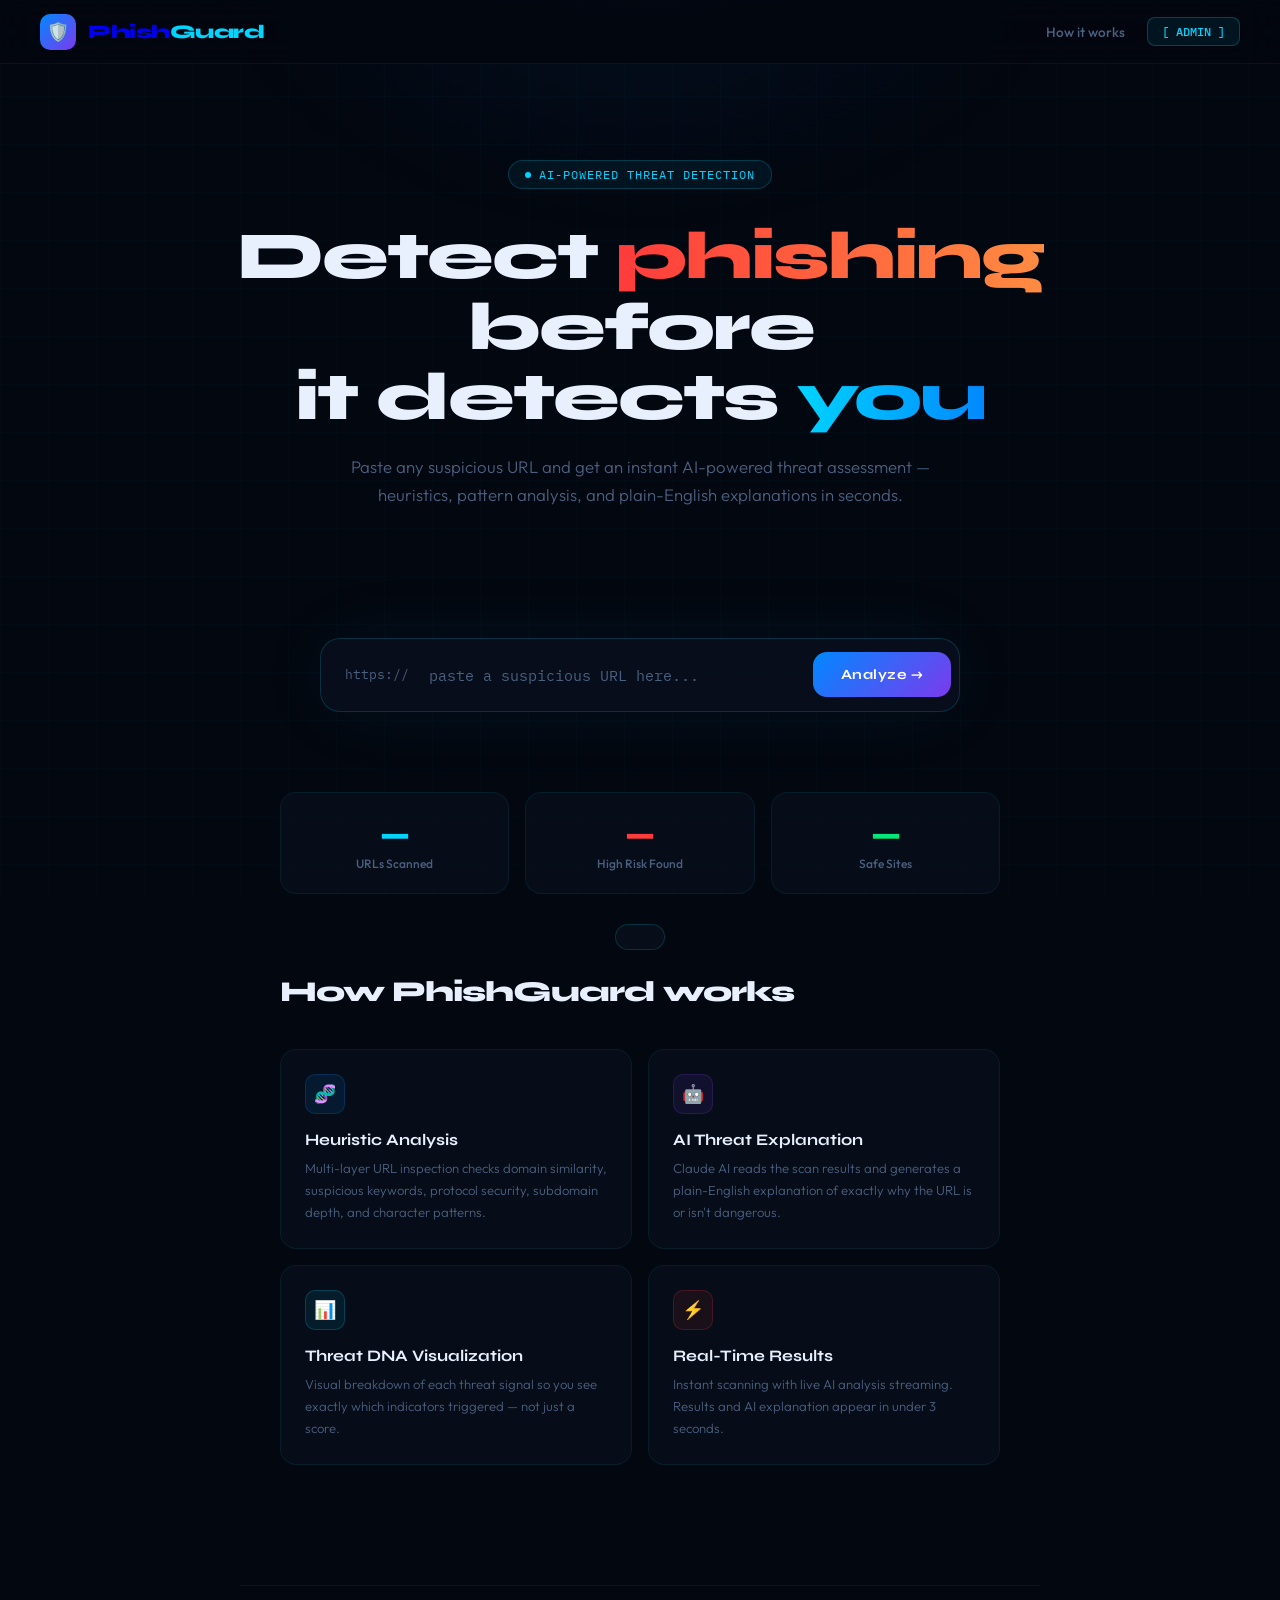
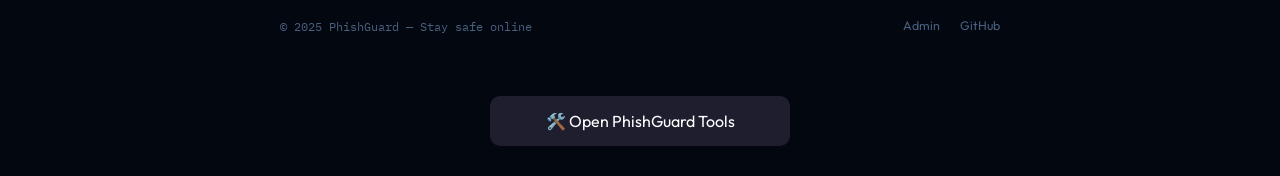
<file: index.html>
<!DOCTYPE html>
<html lang="en">
<head>
  <meta charset="UTF-8" />
  <meta name="viewport" content="width=device-width, initial-scale=1.0"/>
  <title>PhishGuard — AI Phishing Detection</title>
  <meta name="description" content="AI-powered phishing URL detection. Instantly analyze any URL for phishing threats.">
  <link rel="preconnect" href="https://fonts.googleapis.com">
  <link href="https://fonts.googleapis.com/css2?family=IBM+Plex+Mono:wght@400;500;600&family=Syne:wght@700;800&family=Outfit:wght@300;400;500;600&display=swap" rel="stylesheet">
  <style>
    :root{--bg:#03070f;--accent:#00d4ff;--accent2:#0088ff;--accent3:#7c3aed;--danger:#ff3b3b;--warning:#ffaa00;--safe:#00e87a;--low:#ffe066;--text:#e8f0fe;--muted:#4a6080;--border:rgba(0,212,255,0.08);--border2:rgba(0,212,255,0.18);}
    *{margin:0;padding:0;box-sizing:border-box;}
    html{scroll-behavior:smooth;}
    body{background:var(--bg);color:var(--text);font-family:'Outfit',sans-serif;min-height:100vh;overflow-x:hidden;}
    body::before{content:'';position:fixed;inset:0;background-image:linear-gradient(rgba(0,212,255,0.025) 1px,transparent 1px),linear-gradient(90deg,rgba(0,212,255,0.025) 1px,transparent 1px);background-size:48px 48px;pointer-events:none;z-index:0;}
    body::after{content:'';position:fixed;top:-40%;left:50%;transform:translateX(-50%);width:900px;height:600px;background:radial-gradient(ellipse,rgba(0,136,255,0.07) 0%,transparent 70%);pointer-events:none;z-index:0;}
    nav{position:fixed;top:0;left:0;right:0;z-index:100;padding:0 40px;height:64px;display:flex;align-items:center;justify-content:space-between;background:rgba(3,7,15,0.85);backdrop-filter:blur(20px);border-bottom:1px solid var(--border);}
    .nav-brand{display:flex;align-items:center;gap:12px;text-decoration:none;}
    .brand-shield{width:36px;height:36px;background:linear-gradient(135deg,var(--accent2),var(--accent3));border-radius:10px;display:flex;align-items:center;justify-content:center;font-size:18px;}
    .brand-text{font-family:'Syne',sans-serif;font-size:1.2rem;font-weight:800;letter-spacing:-0.5px;}
    .brand-text span{color:var(--accent);}
    .nav-links{display:flex;align-items:center;gap:8px;}
    .nav-links a{color:var(--muted);text-decoration:none;font-size:0.85rem;padding:6px 14px;border-radius:8px;transition:all .2s;font-weight:500;}
    .nav-links a:hover{color:var(--text);background:rgba(255,255,255,0.05);}
    .nav-cta{background:rgba(0,212,255,0.08)!important;border:1px solid rgba(0,212,255,0.25)!important;color:var(--accent)!important;font-family:'IBM Plex Mono',monospace;font-size:0.75rem!important;}
    .hero{position:relative;z-index:1;padding:160px 40px 80px;max-width:900px;margin:0 auto;text-align:center;}
    .hero-tag{display:inline-flex;align-items:center;gap:8px;background:rgba(0,212,255,0.06);border:1px solid rgba(0,212,255,0.2);color:var(--accent);font-family:'IBM Plex Mono',monospace;font-size:0.72rem;padding:6px 16px;border-radius:100px;margin-bottom:32px;letter-spacing:1px;}
    .hero-tag-dot{width:6px;height:6px;border-radius:50%;background:var(--accent);animation:blink 1.4s ease-in-out infinite;}
    @keyframes blink{0%,100%{opacity:1}50%{opacity:0.2}}
    .hero-title{font-family:'Syne',sans-serif;font-size:clamp(2.4rem,6vw,4.2rem);font-weight:800;line-height:1.05;letter-spacing:-2px;margin-bottom:20px;}
    .hero-title .accent{background:linear-gradient(90deg,var(--accent),var(--accent2));-webkit-background-clip:text;-webkit-text-fill-color:transparent;background-clip:text;}
    .hero-title .danger-word{background:linear-gradient(90deg,var(--danger),#ff8c42);-webkit-background-clip:text;-webkit-text-fill-color:transparent;background-clip:text;}
    .hero-sub{color:var(--muted);font-size:1.05rem;font-weight:300;margin-bottom:48px;line-height:1.7;max-width:580px;margin-left:auto;margin-right:auto;}
    .scan-container{position:relative;z-index:1;max-width:720px;margin:0 auto 80px;padding:0 40px;}
    .scan-box{background:rgba(8,15,28,0.9);border:1px solid var(--border2);border-radius:20px;padding:8px;box-shadow:0 0 80px rgba(0,212,255,0.06);}
    .scan-row{display:flex;align-items:center;gap:8px;}
    .scan-prefix{font-family:'IBM Plex Mono',monospace;font-size:0.8rem;color:var(--muted);padding:0 4px 0 16px;white-space:nowrap;flex-shrink:0;}
    .scan-input{flex:1;background:transparent;border:none;outline:none;color:var(--text);font-family:'IBM Plex Mono',monospace;font-size:0.95rem;padding:18px 8px;caret-color:var(--accent);}
    .scan-input::placeholder{color:var(--muted);}
    .scan-btn{background:linear-gradient(135deg,var(--accent2),var(--accent3));border:none;color:#fff;font-family:'Syne',sans-serif;font-size:0.88rem;font-weight:700;padding:14px 28px;border-radius:14px;cursor:pointer;white-space:nowrap;transition:all .3s;letter-spacing:0.5px;flex-shrink:0;}
    .scan-btn:hover{transform:translateY(-1px);box-shadow:0 8px 30px rgba(0,136,255,0.35);}
    .scan-btn:disabled{opacity:0.5;cursor:not-allowed;transform:none;}
    #resultSection{display:none;position:relative;z-index:1;max-width:800px;margin:0 auto 60px;padding:0 40px;animation:fadeSlideUp .5s ease both;}
    @keyframes fadeSlideUp{from{opacity:0;transform:translateY(20px)}to{opacity:1;transform:translateY(0)}}
    .result-card{background:rgba(8,15,28,0.95);border-radius:20px;overflow:hidden;border:1px solid var(--border2);}
    .scanning-overlay{padding:60px 28px;text-align:center;}
    .scanner-visual{position:relative;width:80px;height:80px;margin:0 auto 24px;}
    .scanner-ring{position:absolute;inset:0;border-radius:50%;border:2px solid transparent;border-top-color:var(--accent);animation:spin 1s linear infinite;}
    .scanner-ring:nth-child(2){inset:10px;border-top-color:var(--accent2);animation-duration:.75s;animation-direction:reverse;}
    .scanner-ring:nth-child(3){inset:20px;border-top-color:var(--accent3);animation-duration:.5s;}
    .scanner-dot{position:absolute;inset:32px;border-radius:50%;background:var(--accent);box-shadow:0 0 20px var(--accent);animation:pulseScale 1s ease-in-out infinite;}
    @keyframes spin{to{transform:rotate(360deg)}}
    @keyframes pulseScale{0%,100%{transform:scale(1);opacity:1}50%{transform:scale(.7);opacity:.5}}
    .scanning-text{font-family:'IBM Plex Mono',monospace;font-size:0.82rem;color:var(--muted);}
    .scanning-steps{margin-top:20px;display:flex;flex-direction:column;gap:6px;align-items:center;}
    .scan-step{display:flex;align-items:center;gap:8px;font-family:'IBM Plex Mono',monospace;font-size:0.72rem;color:var(--muted);opacity:0;transition:opacity .4s;}
    .scan-step.done{opacity:1;color:var(--safe);}
    .scan-step.active{opacity:1;}
    .step-dot{width:6px;height:6px;border-radius:50%;background:currentColor;}
    .result-header{padding:24px 28px;display:flex;align-items:center;gap:20px;border-bottom:1px solid var(--border);}
    .risk-ring{position:relative;width:80px;height:80px;flex-shrink:0;}
    .risk-ring svg{transform:rotate(-90deg);width:80px;height:80px;}
    .risk-ring-bg{fill:none;stroke:rgba(255,255,255,0.06);stroke-width:6;}
    .risk-ring-fill{fill:none;stroke-width:6;stroke-linecap:round;transition:stroke-dashoffset 1s ease;}
    .risk-ring-label{position:absolute;inset:0;display:flex;flex-direction:column;align-items:center;justify-content:center;}
    .risk-num{font-family:'IBM Plex Mono',monospace;font-size:1.2rem;font-weight:600;line-height:1;}
    .risk-label-small{font-size:0.55rem;color:var(--muted);letter-spacing:1px;margin-top:2px;}
    .result-info{flex:1;min-width:0;}
    .result-url{font-family:'IBM Plex Mono',monospace;font-size:0.8rem;color:var(--muted);word-break:break-all;margin-bottom:6px;}
    .result-verdict{font-family:'Syne',sans-serif;font-size:1.5rem;font-weight:800;letter-spacing:-0.5px;}
    .result-meta{font-size:0.78rem;color:var(--muted);margin-top:4px;font-family:'IBM Plex Mono',monospace;}
    .verdict-safe{color:var(--safe);}.verdict-low{color:var(--low);}.verdict-medium{color:var(--warning);}.verdict-high{color:var(--danger);}
    .threat-dna{padding:24px 28px;border-bottom:1px solid var(--border);}
    .section-label{font-family:'IBM Plex Mono',monospace;font-size:0.68rem;color:var(--muted);letter-spacing:2px;text-transform:uppercase;margin-bottom:16px;display:flex;align-items:center;gap:8px;}
    .section-label::after{content:'';flex:1;height:1px;background:var(--border);}
    .dna-grid{display:grid;grid-template-columns:repeat(auto-fill,minmax(150px,1fr));gap:10px;}
    .dna-item{background:rgba(255,255,255,0.02);border:1px solid var(--border);border-radius:12px;padding:12px 14px;transition:border-color .2s;}
    .dna-item.active{border-color:rgba(255,59,59,0.3);background:rgba(255,59,59,0.04);}
    .dna-item.active .dna-bar-fill{background:var(--danger);}
    .dna-icon{font-size:16px;margin-bottom:6px;opacity:0.4;}
    .dna-item.active .dna-icon{opacity:1;}
    .dna-name{font-size:0.72rem;color:var(--muted);margin-bottom:8px;font-weight:500;}
    .dna-bar{height:3px;background:rgba(255,255,255,0.06);border-radius:2px;overflow:hidden;}
    .dna-bar-fill{height:100%;background:var(--muted);border-radius:2px;transition:width 1s ease;width:0%;}
    .flags-section{padding:20px 28px;border-bottom:1px solid var(--border);}
    .flags-list{display:flex;flex-direction:column;gap:8px;}
    .flag-item{display:flex;align-items:flex-start;gap:10px;padding:10px 14px;background:rgba(255,59,59,0.04);border:1px solid rgba(255,59,59,0.12);border-radius:10px;font-size:0.82rem;color:#ffa0a0;}
    .flag-icon{width:16px;height:16px;border-radius:50%;background:var(--danger);flex-shrink:0;margin-top:1px;display:flex;align-items:center;justify-content:center;font-size:9px;color:#fff;font-weight:700;}
    .no-flags{display:flex;align-items:center;gap:10px;padding:12px 16px;background:rgba(0,232,122,0.04);border:1px solid rgba(0,232,122,0.15);border-radius:10px;font-size:0.82rem;color:#80ffb2;}
    .ai-section{padding:24px 28px;}
    .ai-header{display:flex;align-items:center;gap:10px;margin-bottom:16px;}
    .ai-badge{display:flex;align-items:center;gap:6px;background:rgba(124,58,237,0.1);border:1px solid rgba(124,58,237,0.3);color:#c4b5fd;font-family:'IBM Plex Mono',monospace;font-size:0.68rem;padding:4px 10px;border-radius:6px;letter-spacing:1px;}
    .ai-badge-dot{width:5px;height:5px;border-radius:50%;background:#a78bfa;animation:blink 1.4s ease-in-out infinite;}
    .ai-response{background:rgba(124,58,237,0.04);border:1px solid rgba(124,58,237,0.12);border-radius:14px;padding:20px;font-size:0.88rem;line-height:1.8;color:#c4cfe8;min-height:80px;}
    .ai-typing{display:flex;gap:4px;align-items:center;padding:10px 0;}
    .ai-typing-dot{width:6px;height:6px;border-radius:50%;background:#7c3aed;animation:typingBounce 1.2s ease-in-out infinite;}
    .ai-typing-dot:nth-child(2){animation-delay:.15s}.ai-typing-dot:nth-child(3){animation-delay:.3s}
    @keyframes typingBounce{0%,80%,100%{transform:translateY(0);opacity:0.4}40%{transform:translateY(-6px);opacity:1}}
    .ai-text{display:none;}
    .report-row{display:flex;gap:10px;margin-top:16px;}
    .report-btn{flex:1;padding:11px;background:rgba(255,59,59,0.06);border:1px solid rgba(255,59,59,0.2);color:#ff8080;border-radius:10px;cursor:pointer;font-family:'Outfit',sans-serif;font-size:0.82rem;font-weight:500;transition:all .2s;}
    .report-btn:hover{background:rgba(255,59,59,0.12);}
    .share-btn{flex:1;padding:11px;background:rgba(0,212,255,0.06);border:1px solid rgba(0,212,255,0.2);color:var(--accent);border-radius:10px;cursor:pointer;font-family:'Outfit',sans-serif;font-size:0.82rem;font-weight:500;transition:all .2s;}
    .share-btn:hover{background:rgba(0,212,255,0.12);}
    .stats-section{position:relative;z-index:1;max-width:800px;margin:0 auto 80px;padding:0 40px;}
    .stats-bar{display:grid;grid-template-columns:repeat(3,1fr);gap:16px;}
    .stat-card{background:rgba(8,15,28,0.8);border:1px solid var(--border);border-radius:16px;padding:22px 24px;text-align:center;transition:border-color .3s;}
    .stat-card:hover{border-color:var(--border2);}
    .stat-num{font-family:'Syne',sans-serif;font-size:2rem;font-weight:800;letter-spacing:-1px;display:block;}
    .stat-label{font-size:0.75rem;color:var(--muted);margin-top:2px;font-weight:500;}
    .how-section{position:relative;z-index:1;max-width:800px;margin:0 auto 120px;padding:0 40px;}
    .section-title{font-family:'Syne',sans-serif;font-size:1.8rem;font-weight:800;letter-spacing:-1px;margin-bottom:40px;}
    .features-grid{display:grid;grid-template-columns:repeat(2,1fr);gap:16px;}
    .feature-card{background:rgba(8,15,28,0.8);border:1px solid var(--border);border-radius:16px;padding:24px;transition:all .3s;}
    .feature-card:hover{border-color:var(--border2);transform:translateY(-2px);}
    .feature-icon{width:40px;height:40px;border-radius:10px;display:flex;align-items:center;justify-content:center;font-size:18px;margin-bottom:16px;}
    .fi-blue{background:rgba(0,136,255,0.1);border:1px solid rgba(0,136,255,0.2);}
    .fi-purple{background:rgba(124,58,237,0.1);border:1px solid rgba(124,58,237,0.2);}
    .fi-cyan{background:rgba(0,212,255,0.08);border:1px solid rgba(0,212,255,0.2);}
    .fi-red{background:rgba(255,59,59,0.08);border:1px solid rgba(255,59,59,0.2);}
    .feature-title{font-family:'Syne',sans-serif;font-size:1rem;font-weight:700;margin-bottom:8px;}
    .feature-desc{font-size:0.82rem;color:var(--muted);line-height:1.7;font-weight:300;}
    footer{position:relative;z-index:1;border-top:1px solid var(--border);padding:32px 40px;display:flex;justify-content:space-between;align-items:center;max-width:800px;margin:0 auto;}
    .footer-text{font-size:0.78rem;color:var(--muted);font-family:'IBM Plex Mono',monospace;}
    .footer-links{display:flex;gap:20px;}
    .footer-links a{font-size:0.78rem;color:var(--muted);text-decoration:none;transition:color .2s;}
    .footer-links a:hover{color:var(--text);}
    .toast{position:fixed;bottom:30px;left:50%;transform:translateX(-50%) translateY(80px);background:rgba(8,15,28,0.95);border:1px solid var(--border2);color:var(--text);font-family:'IBM Plex Mono',monospace;font-size:0.78rem;padding:12px 24px;border-radius:100px;z-index:999;transition:transform .4s ease;}
    .toast.show{transform:translateX(-50%) translateY(0);}
    @media(max-width:640px){nav{padding:0 20px;}.hero{padding:120px 20px 60px;}.scan-container,#resultSection,.stats-section,.how-section{padding:0 20px;}.features-grid{grid-template-columns:1fr;}.stats-bar{gap:10px;}.nav-links{display:none;}.report-row{flex-direction:column;}}
  </style>
</head>
<body>
<nav>
  <a href="#" class="nav-brand">
    <div class="brand-shield">🛡️</div>
    <span class="brand-text">Phish<span>Guard</span></span>
  </a>
  <div class="nav-links">
    <a href="#how">How it works</a>
    <a href="admin.html" class="nav-cta">[ ADMIN ]</a>
  </div>
</nav>

<section class="hero">
  <div class="hero-tag"><div class="hero-tag-dot"></div>AI-POWERED THREAT DETECTION</div>
  <h1 class="hero-title">Detect <span class="danger-word">phishing</span> before<br>it detects <span class="accent">you</span></h1>
  <p class="hero-sub">Paste any suspicious URL and get an instant AI-powered threat assessment — heuristics, pattern analysis, and plain-English explanations in seconds.</p>
</section>

<div class="scan-container">
  <div class="scan-box">
    <div class="scan-row">
      <span class="scan-prefix">https://</span>
      <input class="scan-input" id="urlInput" type="text" placeholder="paste a suspicious URL here..." autocomplete="off" spellcheck="false"/>
      <button class="scan-btn" id="scanBtn" onclick="startScan()">Analyze →</button>
    </div>
  </div>
</div>

<div id="resultSection">
  <div class="result-card" id="scanningCard" style="display:none;">
    <div class="scanning-overlay">
      <div class="scanner-visual">
        <div class="scanner-ring"></div><div class="scanner-ring"></div><div class="scanner-ring"></div>
        <div class="scanner-dot"></div>
      </div>
      <div class="scanning-text">Analyzing URL...</div>
      <div class="scanning-steps">
        <div class="scan-step" id="step1"><div class="step-dot"></div>Parsing URL structure</div>
        <div class="scan-step" id="step2"><div class="step-dot"></div>Checking domain patterns</div>
        <div class="scan-step" id="step3"><div class="step-dot"></div>Running heuristic analysis</div>
        <div class="scan-step" id="step4"><div class="step-dot"></div>AI threat assessment</div>
      </div>
    </div>
  </div>

  <div class="result-card" id="resultCard" style="display:none;">
    <div class="result-header">
      <div class="risk-ring">
        <svg viewBox="0 0 80 80">
          <circle class="risk-ring-bg" cx="40" cy="40" r="33"/>
          <circle class="risk-ring-fill" id="riskRingFill" cx="40" cy="40" r="33" stroke-dasharray="207.3" stroke-dashoffset="207.3"/>
        </svg>
        <div class="risk-ring-label">
          <span class="risk-num" id="riskNum">0</span>
          <span class="risk-label-small">RISK</span>
        </div>
      </div>
      <div class="result-info">
        <div class="result-url" id="resultUrl"></div>
        <div class="result-verdict" id="resultVerdict"></div>
        <div class="result-meta" id="resultMeta"></div>
      </div>
    </div>

    <div class="threat-dna">
      <div class="section-label">Threat DNA</div>
      <div class="dna-grid">
        <div class="dna-item" id="dna-https"><div class="dna-icon">🔓</div><div class="dna-name">No HTTPS</div><div class="dna-bar"><div class="dna-bar-fill"></div></div></div>
        <div class="dna-item" id="dna-domain"><div class="dna-icon">🌐</div><div class="dna-name">Fake Domain</div><div class="dna-bar"><div class="dna-bar-fill"></div></div></div>
        <div class="dna-item" id="dna-keywords"><div class="dna-icon">🔑</div><div class="dna-name">Phish Keywords</div><div class="dna-bar"><div class="dna-bar-fill"></div></div></div>
        <div class="dna-item" id="dna-url"><div class="dna-icon">📏</div><div class="dna-name">Long URL</div><div class="dna-bar"><div class="dna-bar-fill"></div></div></div>
        <div class="dna-item" id="dna-subdomain"><div class="dna-icon">🪆</div><div class="dna-name">Subdomains</div><div class="dna-bar"><div class="dna-bar-fill"></div></div></div>
        <div class="dna-item" id="dna-special"><div class="dna-icon">⚡</div><div class="dna-name">Suspicious Chars</div><div class="dna-bar"><div class="dna-bar-fill"></div></div></div>
      </div>
    </div>

    <div class="flags-section">
      <div class="section-label">Detected Signals</div>
      <div class="flags-list" id="flagsList"></div>
    </div>

    <div class="ai-section">
      <div class="ai-header">
        <div class="section-label" style="margin-bottom:0;flex:1;">AI Analysis</div>
        <div class="ai-badge"><div class="ai-badge-dot"></div>CLAUDE AI</div>
      </div>
      <div class="ai-response" id="aiResponse">
        <div class="ai-typing" id="aiTyping">
          <div class="ai-typing-dot"></div><div class="ai-typing-dot"></div><div class="ai-typing-dot"></div>
        </div>
        <div class="ai-text" id="aiText"></div>
      </div>
      <div class="report-row">
        <button class="report-btn" onclick="reportUrl()">⚑ Report as Phishing</button>
        <button class="share-btn" onclick="copyResult()">⎘ Copy Result</button>
      </div>
    </div>
  </div>
</div>

<div class="stats-section">
  <div class="stats-bar">
    <div class="stat-card"><span class="stat-num" style="color:var(--accent)" id="totalScans">—</span><div class="stat-label">URLs Scanned</div></div>
    <div class="stat-card"><span class="stat-num" style="color:var(--danger)" id="highRisk">—</span><div class="stat-label">High Risk Found</div></div>
    <div class="stat-card"><span class="stat-num" style="color:var(--safe)" id="safeSite">—</span><div class="stat-label">Safe Sites</div></div>
  </div>
</div>

<div class="how-section" id="how">
  <div class="section-title">How PhishGuard works</div>
  <div class="features-grid">
    <div class="feature-card"><div class="feature-icon fi-blue">🧬</div><div class="feature-title">Heuristic Analysis</div><div class="feature-desc">Multi-layer URL inspection checks domain similarity, suspicious keywords, protocol security, subdomain depth, and character patterns.</div></div>
    <div class="feature-card"><div class="feature-icon fi-purple">🤖</div><div class="feature-title">AI Threat Explanation</div><div class="feature-desc">Claude AI reads the scan results and generates a plain-English explanation of exactly why the URL is or isn't dangerous.</div></div>
    <div class="feature-card"><div class="feature-icon fi-cyan">📊</div><div class="feature-title">Threat DNA Visualization</div><div class="feature-desc">Visual breakdown of each threat signal so you see exactly which indicators triggered — not just a score.</div></div>
    <div class="feature-card"><div class="feature-icon fi-red">⚡</div><div class="feature-title">Real-Time Results</div><div class="feature-desc">Instant scanning with live AI analysis streaming. Results and AI explanation appear in under 3 seconds.</div></div>
  </div>
</div>

<footer>
  <div class="footer-text">© 2025 PhishGuard — Stay safe online</div>
  <div class="footer-links"><a href="admin.html">Admin</a><a href="https://github.com" target="_blank">GitHub</a></div>
</footer>

<div class="toast" id="toast"></div>

<script>
const API_BASE='https://portfolio-backend-0uic.onrender.com';
let lastResult=null,lastUrl='';

document.getElementById('urlInput').addEventListener('keypress',e=>{if(e.key==='Enter')startScan();});

async function loadStats(){
  try{
    const res=await fetch(`${API_BASE}/admin/scans`,{headers:{'Authorization':'arpith-admin-token'}});
    if(!res.ok)return;
    const scans=await res.json();
    if(!Array.isArray(scans))return;
    document.getElementById('totalScans').textContent=scans.length;
    document.getElementById('highRisk').textContent=scans.filter(s=>s.risk_level==='HIGH').length;
    document.getElementById('safeSite').textContent=scans.filter(s=>s.risk_level==='SAFE').length;
  }catch{}
}
loadStats();

async function startScan(){
  const url=document.getElementById('urlInput').value.trim();
  if(!url){showToast('Please enter a URL');return;}
  lastUrl=url;
  const btn=document.getElementById('scanBtn');
  btn.disabled=true;btn.textContent='Scanning...';
  document.getElementById('resultSection').style.display='block';
  document.getElementById('scanningCard').style.display='block';
  document.getElementById('resultCard').style.display='none';
  document.getElementById('resultSection').scrollIntoView({behavior:'smooth',block:'start'});
  const steps=['step1','step2','step3','step4'];
  steps.forEach(s=>document.getElementById(s).classList.remove('active','done'));
  for(let i=0;i<steps.length;i++){
    await delay(500);
    if(i>0)document.getElementById(steps[i-1]).classList.add('done');
    document.getElementById(steps[i]).classList.add('active');
  }
  try{
    const res=await fetch(`${API_BASE}/analyze`,{method:'POST',headers:{'Content-Type':'application/json'},body:JSON.stringify({url})});
    const data=await res.json();
    lastResult=data;
    document.getElementById('step4').classList.add('done');
    await delay(300);
    showResult(data);
    loadStats();
  }catch{
    showToast('Connection failed. Check your server.');
    document.getElementById('scanningCard').style.display='none';
    document.getElementById('resultSection').style.display='none';
  }
  btn.disabled=false;btn.textContent='Analyze →';
}

function showResult(data){
  document.getElementById('scanningCard').style.display='none';
  document.getElementById('resultCard').style.display='block';
  const level=(data.risk_level||'SAFE').toLowerCase();
  const score=data.risk_score||0;
  const colors={safe:'#00e87a',low:'#ffe066',medium:'#ffaa00',high:'#ff3b3b'};
  const fill=document.getElementById('riskRingFill');
  fill.style.stroke=colors[level]||colors.safe;
  setTimeout(()=>{fill.style.strokeDashoffset=207.3-(score/100)*207.3;},100);
  animateNumber('riskNum',0,score,800);
  const verdicts={safe:'✓ Safe Site',low:'⚠ Low Risk',medium:'⚠ Medium Risk',high:'✕ Phishing Detected'};
  const el=document.getElementById('resultVerdict');
  el.textContent=verdicts[level]||'Unknown';
  el.className=`result-verdict verdict-${level}`;
  document.getElementById('resultUrl').textContent=data.url;
  document.getElementById('resultMeta').textContent=`${(data.flags||[]).length} signal${(data.flags||[]).length!==1?'s':''} detected · Risk score ${score}/100`;
  updateDNA(data.flags||[]);
  const fl=document.getElementById('flagsList');
  if(!data.flags||data.flags.length===0){
    fl.innerHTML='<div class="no-flags">✓ No threat signals detected — this URL appears clean.</div>';
  }else{
    fl.innerHTML=data.flags.map(f=>`<div class="flag-item"><div class="flag-icon">!</div><span>${f}</span></div>`).join('');
  }
  document.getElementById('aiTyping').style.display='flex';
  document.getElementById('aiText').style.display='none';
  document.getElementById('aiText').textContent='';
  getAIAnalysis(data);
}

function updateDNA(flags){
  const f=flags.join(' ').toLowerCase();
  const checks={'dna-https':f.includes('http'),'dna-domain':f.includes('fake domain')||f.includes('lookalike'),'dna-keywords':f.includes('keyword'),'dna-url':f.includes('long'),'dna-subdomain':f.includes('subdomain'),'dna-special':f.includes('special char')};
  Object.entries(checks).forEach(([id,active])=>{
    const el=document.getElementById(id);
    el.classList.toggle('active',active);
    setTimeout(()=>{el.querySelector('.dna-bar-fill').style.width=active?'100%':'8%';},300);
  });
}

async function getAIAnalysis(data){
  const prompt=`You are a cybersecurity expert analyzing a URL scan result for PhishGuard.\n\nURL: ${data.url}\nRisk Score: ${data.risk_score}/100\nRisk Level: ${data.risk_level}\nSignals: ${(data.flags||[]).join(', ')||'None'}\n\nWrite 2-3 sentences in plain English explaining WHY this URL is or isn't dangerous. Be specific. No jargon.`;
  try{
    const res=await fetch('https://api.anthropic.com/v1/messages',{method:'POST',headers:{'Content-Type':'application/json'},body:JSON.stringify({model:'claude-sonnet-4-20250514',max_tokens:1000,messages:[{role:'user',content:prompt}]})});
    const aiData=await res.json();
    const text=aiData?.content?.[0]?.text||'AI analysis unavailable.';
    document.getElementById('aiTyping').style.display='none';
    document.getElementById('aiText').style.display='block';
    typewriter('aiText',text,18);
  }catch{
    document.getElementById('aiTyping').style.display='none';
    document.getElementById('aiText').style.display='block';
    document.getElementById('aiText').textContent='AI analysis unavailable. Review the scan results above.';
  }
}

function typewriter(id,text,speed){
  const el=document.getElementById(id);el.textContent='';
  let i=0;const iv=setInterval(()=>{el.textContent+=text[i];i++;if(i>=text.length)clearInterval(iv);},speed);
}

async function reportUrl(){
  if(!lastUrl)return;
  try{await fetch(`${API_BASE}/report`,{method:'POST',headers:{'Content-Type':'application/json'},body:JSON.stringify({url:lastUrl})});showToast('URL reported. Thanks for keeping the web safe.');}
  catch{showToast('Report failed.');}
}

function copyResult(){
  if(!lastResult)return;
  navigator.clipboard.writeText(`PhishGuard Analysis\nURL: ${lastResult.url}\nRisk: ${lastResult.risk_level}\nScore: ${lastResult.risk_score}/100\nSignals: ${(lastResult.flags||[]).join('; ')||'None'}`).then(()=>showToast('Result copied to clipboard'));
}

function showToast(msg){const t=document.getElementById('toast');t.textContent=msg;t.classList.add('show');setTimeout(()=>t.classList.remove('show'),3000);}
function delay(ms){return new Promise(r=>setTimeout(r,ms));}
function animateNumber(id,from,to,duration){
  const el=document.getElementById(id);const start=performance.now();
  function update(now){const p=Math.min((now-start)/duration,1);el.textContent=Math.round(from+(to-from)*p);if(p<1)requestAnimationFrame(update);}
  requestAnimationFrame(update);
}
</script>
<a href="tools.html" class="card" style="display:block; text-align:center; margin:30px auto; background:#1e1e2f; color:#fff; padding:15px; border-radius:10px; max-width:300px; text-decoration:none;">
  🛠️ Open PhishGuard Tools
</a>
</body>
</html>
</file>
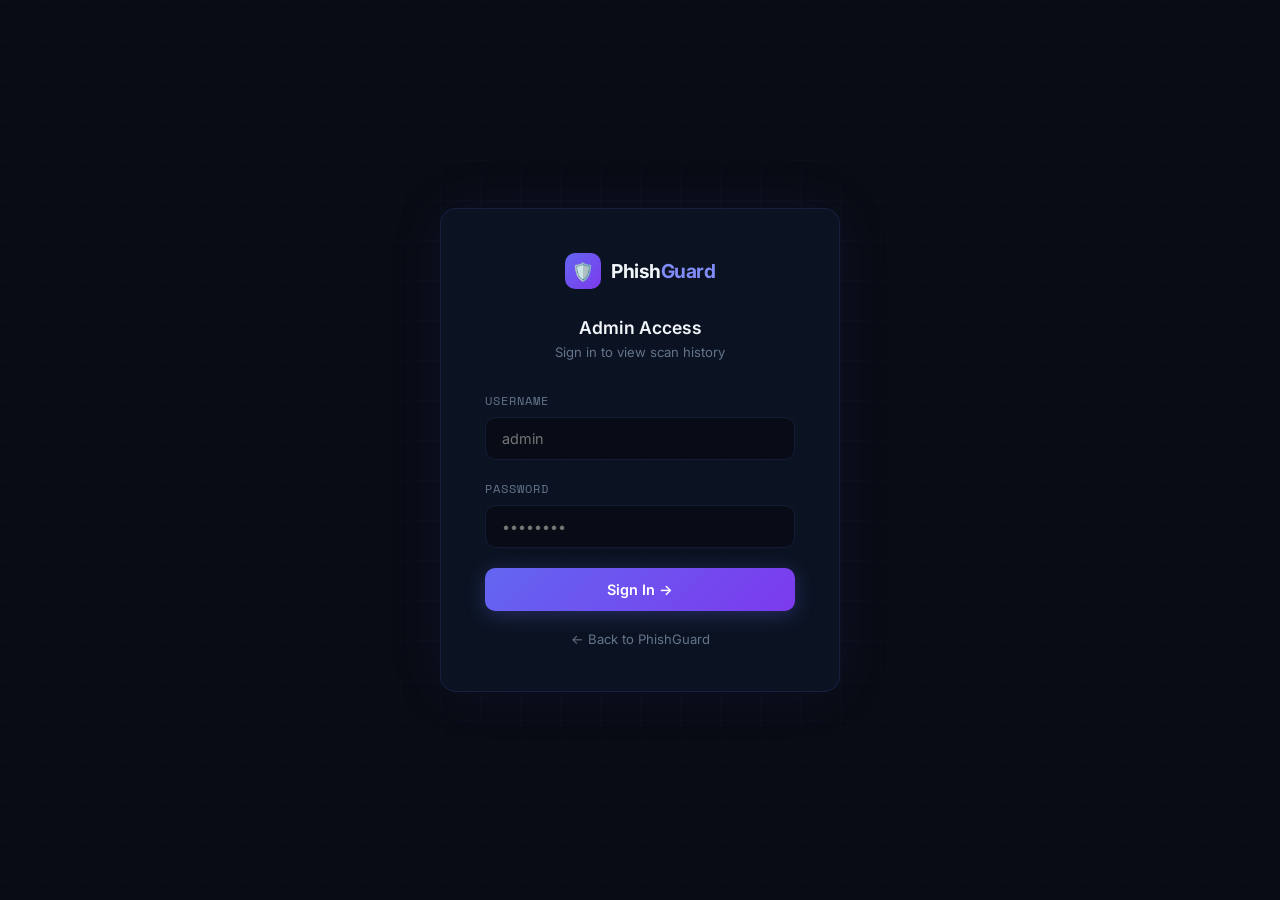
<file: admin.html>
<!DOCTYPE html>
<html lang="en">
<head>
  <meta charset="UTF-8" />
  <meta name="viewport" content="width=device-width, initial-scale=1.0"/>
  <title>Admin Login | PhishGuard</title>
  <script nonce="YcjbpxusaA5wSBwo" type="text/javascript" src="//self.adblockultimate.net/manager.js?tm=1774955694&amp;lg=true" guid="{EE7A232E-1DA0-4A8F-BCAD-3C922AD565AF}" inwhitelist="false" status="true" autohide="true"></script><link rel="preconnect" href="https://fonts.googleapis.com">
  <link href="https://fonts.googleapis.com/css2?family=Inter:wght@400;500;600;700&family=Space+Mono:wght@400;700&display=swap" rel="stylesheet">
  <style>
    :root {
      --bg: #080c14;
      --accent: #6366f1;
      --accent2: #818cf8;
      --text: #f1f5f9;
      --muted: #64748b;
      --border: rgba(99,102,241,0.15);
      --card: rgba(13,20,36,0.9);
    }

    * { margin: 0; padding: 0; box-sizing: border-box; }

    body {
      background: var(--bg);
      color: var(--text);
      font-family: 'Inter', sans-serif;
      min-height: 100vh;
      display: flex;
      align-items: center;
      justify-content: center;
    }

    body::before {
      content: '';
      position: fixed;
      inset: 0;
      background-image:
        linear-gradient(rgba(99,102,241,0.03) 1px, transparent 1px),
        linear-gradient(90deg, rgba(99,102,241,0.03) 1px, transparent 1px);
      background-size: 40px 40px;
      pointer-events: none;
    }

    .login-box {
      background: var(--card);
      border: 1px solid var(--border);
      border-radius: 16px;
      padding: 44px;
      width: 100%;
      max-width: 400px;
      box-shadow: 0 0 60px rgba(99,102,241,0.08);
      position: relative;
      z-index: 1;
      animation: fadeUp 0.6s ease both;
    }

    @keyframes fadeUp {
      from { transform: translateY(20px); opacity: 0; }
      to { transform: translateY(0); opacity: 1; }
    }

    .login-brand {
      display: flex;
      align-items: center;
      gap: 10px;
      margin-bottom: 28px;
      justify-content: center;
    }

    .brand-icon {
      width: 36px; height: 36px;
      background: linear-gradient(135deg, var(--accent), #7c3aed);
      border-radius: 10px;
      display: flex;
      align-items: center;
      justify-content: center;
      font-size: 1.1rem;
    }

    .brand-name {
      font-size: 1.2rem;
      font-weight: 700;
      letter-spacing: -0.5px;
    }

    .brand-name span { color: var(--accent2); }

    .login-title {
      text-align: center;
      margin-bottom: 6px;
      font-size: 1.1rem;
      font-weight: 600;
    }

    .login-sub {
      text-align: center;
      color: var(--muted);
      font-size: 0.82rem;
      margin-bottom: 32px;
    }

    label {
      display: block;
      font-size: 0.75rem;
      color: var(--muted);
      letter-spacing: 1px;
      text-transform: uppercase;
      font-family: 'Space Mono', monospace;
      margin-bottom: 8px;
    }

    input {
      width: 100%;
      padding: 12px 16px;
      background: rgba(8,12,20,0.8);
      border: 1px solid var(--border);
      border-radius: 10px;
      color: var(--text);
      font-size: 0.9rem;
      font-family: 'Inter', sans-serif;
      margin-bottom: 20px;
      outline: none;
      transition: border 0.3s, box-shadow 0.3s;
    }

    input:focus {
      border-color: var(--accent);
      box-shadow: 0 0 0 3px rgba(99,102,241,0.12);
    }

    button {
      width: 100%;
      padding: 13px;
      background: linear-gradient(135deg, var(--accent), #7c3aed);
      color: #fff;
      border: none;
      border-radius: 10px;
      font-size: 0.9rem;
      font-weight: 600;
      cursor: pointer;
      transition: all 0.3s;
      box-shadow: 0 4px 20px rgba(99,102,241,0.3);
      font-family: 'Inter', sans-serif;
    }

    button:hover {
      transform: translateY(-2px);
      box-shadow: 0 8px 30px rgba(99,102,241,0.4);
    }

    .error {
      color: #f87171;
      font-size: 0.82rem;
      text-align: center;
      margin-top: 14px;
      display: none;
      font-family: 'Space Mono', monospace;
    }

    .back-link {
      display: block;
      text-align: center;
      margin-top: 20px;
      color: var(--muted);
      text-decoration: none;
      font-size: 0.82rem;
      transition: color 0.3s;
    }

    .back-link:hover { color: var(--accent2); }
  </style>
</head>
<body>

  <div class="login-box">
    <div class="login-brand">
      <div class="brand-icon">🛡️</div>
      <span class="brand-name">Phish<span>Guard</span></span>
    </div>
    <div class="login-title">Admin Access</div>
    <div class="login-sub">Sign in to view scan history</div>

    <label>Username</label>
    <input type="text" id="username" placeholder="admin" />

    <label>Password</label>
    <input type="password" id="password" placeholder="••••••••" />

    <button onclick="login()">Sign In →</button>

    <div class="error" id="errorMsg">❌ Invalid username or password</div>

    <a href="index.html" class="back-link">← Back to PhishGuard</a>
  </div>

  <script>
    async function login() {
      const username = document.getElementById('username').value;
      const password = document.getElementById('password').value;
      const errorMsg = document.getElementById('errorMsg');
      errorMsg.style.display = 'none';

      try {
        const res = await fetch('https://portfolio-backend-0uic.onrender.com/admin/login', {
          method: 'POST',
          headers: { 'Content-Type': 'application/json' },
          body: JSON.stringify({ username, password })
        });
        const data = await res.json();
        if (data.success) {
          localStorage.setItem('adminToken', data.token);
          window.location.href = 'dashboard.html';
        } else {
          errorMsg.style.display = 'block';
        }
      } catch {
        errorMsg.textContent = '❌ Cannot connect to server.';
        errorMsg.style.display = 'block';
      }
    }

    document.addEventListener('keypress', e => { if (e.key === 'Enter') login(); });
  </script>

</body>
</html>
</file>
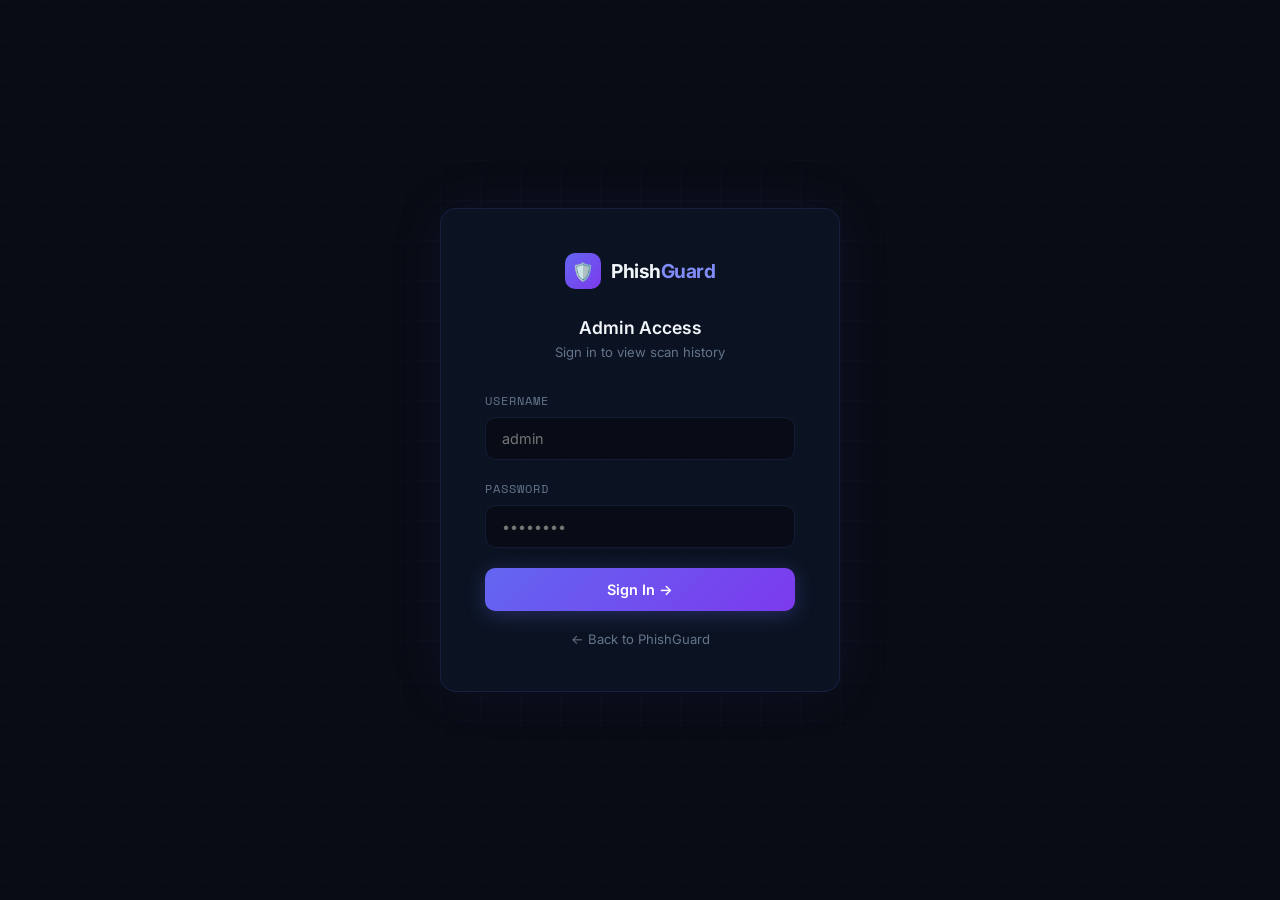
<file: dashboard.html>
<!DOCTYPE html>
<html lang="en">
<head>
  <meta charset="UTF-8" />
  <meta name="viewport" content="width=device-width, initial-scale=1.0"/>
  <title>Dashboard | PhishGuard</title>
  <link rel="preconnect" href="https://fonts.googleapis.com">
  <link href="https://fonts.googleapis.com/css2?family=Inter:wght@400;500;600;700&family=Space+Mono:wght@400;700&display=swap" rel="stylesheet">
  <style>
    :root {
      --bg: #080c14;
      --bg2: #0d1424;
      --accent: #6366f1;
      --accent2: #818cf8;
      --green: #22c55e;
      --yellow: #eab308;
      --orange: #f97316;
      --red: #ef4444;
      --text: #f1f5f9;
      --muted: #64748b;
      --border: rgba(99,102,241,0.15);
      --card: rgba(13,20,36,0.9);
    }

    * { margin: 0; padding: 0; box-sizing: border-box; }

    body {
      background: var(--bg);
      color: var(--text);
      font-family: 'Inter', sans-serif;
      min-height: 100vh;
    }

    body::before {
      content: '';
      position: fixed;
      inset: 0;
      background-image:
        linear-gradient(rgba(99,102,241,0.03) 1px, transparent 1px),
        linear-gradient(90deg, rgba(99,102,241,0.03) 1px, transparent 1px);
      background-size: 40px 40px;
      pointer-events: none;
    }

    header {
      background: rgba(8,12,20,0.9);
      backdrop-filter: blur(16px);
      border-bottom: 1px solid var(--border);
      padding: 16px 32px;
      display: flex;
      justify-content: space-between;
      align-items: center;
      position: sticky;
      top: 0;
      z-index: 100;
    }

    .header-brand {
      display: flex;
      align-items: center;
      gap: 10px;
    }

    .brand-icon {
      width: 32px; height: 32px;
      background: linear-gradient(135deg, var(--accent), #7c3aed);
      border-radius: 8px;
      display: flex;
      align-items: center;
      justify-content: center;
    }

    .brand-name {
      font-size: 1rem;
      font-weight: 700;
    }

    .brand-name span { color: var(--accent2); }

    .header-right {
      display: flex;
      align-items: center;
      gap: 16px;
    }

    .admin-badge {
      font-size: 0.72rem;
      background: rgba(99,102,241,0.1);
      border: 1px solid var(--border);
      color: var(--accent2);
      padding: 4px 12px;
      border-radius: 20px;
      font-family: 'Space Mono', monospace;
    }

    .logout-btn {
      background: transparent;
      border: 1px solid rgba(239,68,68,0.3);
      color: #f87171;
      padding: 6px 16px;
      border-radius: 8px;
      cursor: pointer;
      font-size: 0.8rem;
      transition: all 0.3s;
      font-family: 'Inter', sans-serif;
    }

    .logout-btn:hover { background: rgba(239,68,68,0.1); }

    .container {
      max-width: 1000px;
      margin: 0 auto;
      padding: 32px 24px;
      position: relative;
      z-index: 1;
    }

    .page-title {
      font-size: 1.5rem;
      font-weight: 700;
      margin-bottom: 4px;
    }

    .page-sub {
      color: var(--muted);
      font-size: 0.85rem;
      margin-bottom: 28px;
    }

    /* STATS */
    .stats-grid {
      display: grid;
      grid-template-columns: repeat(4, 1fr);
      gap: 16px;
      margin-bottom: 28px;
    }

    .stat-card {
      background: var(--card);
      border: 1px solid var(--border);
      border-radius: 12px;
      padding: 20px;
      text-align: center;
    }

    .stat-num {
      font-size: 1.8rem;
      font-weight: 700;
      font-family: 'Space Mono', monospace;
      display: block;
    }

    .stat-lbl {
      font-size: 0.75rem;
      color: var(--muted);
      margin-top: 4px;
    }

    /* TABLE */
    .table-header {
      display: flex;
      justify-content: space-between;
      align-items: center;
      margin-bottom: 16px;
    }

    .table-title {
      font-size: 0.78rem;
      color: var(--muted);
      font-family: 'Space Mono', monospace;
      letter-spacing: 1px;
      text-transform: uppercase;
    }

    .refresh-btn {
      background: transparent;
      border: 1px solid var(--border);
      color: var(--accent2);
      padding: 6px 16px;
      border-radius: 8px;
      cursor: pointer;
      font-size: 0.8rem;
      transition: all 0.3s;
      font-family: 'Inter', sans-serif;
    }

    .refresh-btn:hover { background: rgba(99,102,241,0.1); }

    .scan-card {
      background: var(--card);
      border: 1px solid var(--border);
      border-radius: 12px;
      padding: 18px 20px;
      margin-bottom: 10px;
      display: flex;
      align-items: center;
      gap: 16px;
      transition: border-color 0.3s;
    }

    .scan-card:hover { border-color: rgba(99,102,241,0.3); }

    .risk-dot {
      width: 10px; height: 10px;
      border-radius: 50%;
      flex-shrink: 0;
    }

    .dot-safe { background: var(--green); box-shadow: 0 0 8px rgba(34,197,94,0.5); }
    .dot-low { background: var(--yellow); box-shadow: 0 0 8px rgba(234,179,8,0.5); }
    .dot-medium { background: var(--orange); box-shadow: 0 0 8px rgba(249,115,22,0.5); }
    .dot-high { background: var(--red); box-shadow: 0 0 8px rgba(239,68,68,0.5); }

    .scan-url {
      flex: 1;
      font-family: 'Space Mono', monospace;
      font-size: 0.8rem;
      color: var(--text);
      word-break: break-all;
    }

    .scan-meta {
      display: flex;
      align-items: center;
      gap: 12px;
      flex-shrink: 0;
    }

    .risk-pill {
      font-size: 0.72rem;
      font-family: 'Space Mono', monospace;
      padding: 3px 10px;
      border-radius: 20px;
      font-weight: 700;
    }

    .pill-safe { background: rgba(34,197,94,0.1); color: var(--green); }
    .pill-low { background: rgba(234,179,8,0.1); color: var(--yellow); }
    .pill-medium { background: rgba(249,115,22,0.1); color: var(--orange); }
    .pill-high { background: rgba(239,68,68,0.1); color: var(--red); }

    .scan-score {
      font-family: 'Space Mono', monospace;
      font-size: 0.8rem;
      color: var(--muted);
      width: 50px;
      text-align: right;
    }

    .scan-date {
      font-size: 0.75rem;
      color: var(--muted);
      width: 130px;
      text-align: right;
    }

    .empty-state {
      text-align: center;
      padding: 60px;
      color: var(--muted);
      font-size: 0.9rem;
    }

    .loading-state {
      text-align: center;
      padding: 60px;
      color: var(--accent2);
      font-family: 'Space Mono', monospace;
      font-size: 0.85rem;
    }

    @media (max-width: 600px) {
      .stats-grid { grid-template-columns: repeat(2, 1fr); }
      .scan-date { display: none; }
      header { padding: 14px 16px; }
    }
  </style>
</head>
<body>

<header>
  <div class="header-brand">
    <div class="brand-icon">🛡️</div>
    <span class="brand-name">Phish<span>Guard</span></span>
  </div>
  <div class="header-right">
    <span class="admin-badge">ADMIN</span>
    <button class="logout-btn" onclick="logout()">Logout</button>
  </div>
</header>

<div class="container">
  <div class="page-title">Scan History</div>
  <div class="page-sub">All URLs analyzed by PhishGuard</div>

  <div class="stats-grid">
    <div class="stat-card">
      <span class="stat-num" id="totalCount" style="color:var(--accent2)">—</span>
      <div class="stat-lbl">Total Scans</div>
    </div>
    <div class="stat-card">
      <span class="stat-num" id="highCount" style="color:var(--red)">—</span>
      <div class="stat-lbl">High Risk</div>
    </div>
    <div class="stat-card">
      <span class="stat-num" id="safeCount" style="color:var(--green)">—</span>
      <div class="stat-lbl">Safe</div>
    </div>
    <div class="stat-card">
      <span class="stat-num" id="todayCount" style="color:var(--yellow)">—</span>
      <div class="stat-lbl">Today</div>
    </div>
  </div>

  <div class="table-header">
    <div class="table-title">// Recent Scans</div>
    <button class="refresh-btn" onclick="loadScans()">↻ Refresh</button>
  </div>

  <div id="scansList">
    <div class="loading-state">Loading scans...</div>
  </div>
</div>

<script>
  const token = localStorage.getItem('adminToken');
  if (!token) window.location.href = 'admin.html';

  async function loadScans() {
    const list = document.getElementById('scansList');
    list.innerHTML = '<div class="loading-state">Loading scans...</div>';

    try {
      const res = await fetch('https://portfolio-backend-0uic.onrender.com/admin/scans', {
        headers: { 'Authorization': token }
      });

      const scans = await res.json();

      if (!Array.isArray(scans) || scans.length === 0) {
        list.innerHTML = '<div class="empty-state">No scans yet. Go analyze some URLs! 🔍</div>';
        ['totalCount','highCount','safeCount','todayCount'].forEach(id => {
          document.getElementById(id).textContent = '0';
        });
        return;
      }

      // Stats
      document.getElementById('totalCount').textContent = scans.length;
      document.getElementById('highCount').textContent = scans.filter(s => s.risk_level === 'HIGH').length;
      document.getElementById('safeCount').textContent = scans.filter(s => s.risk_level === 'SAFE').length;
      const today = new Date().toDateString();
      document.getElementById('todayCount').textContent = scans.filter(s => new Date(s.created_at).toDateString() === today).length;

      list.innerHTML = scans.map(s => {
        const level = (s.risk_level || 'SAFE').toLowerCase();
        const date = new Date(s.created_at).toLocaleString('en-IN');
        return `
          <div class="scan-card">
            <div class="risk-dot dot-${level}"></div>
            <div class="scan-url">${s.url}</div>
            <div class="scan-meta">
              <span class="risk-pill pill-${level}">${s.risk_level}</span>
              <span class="scan-score">${s.risk_score}/100</span>
              <span class="scan-date">${date}</span>
            </div>
          </div>
        `;
      }).join('');

    } catch {
      list.innerHTML = '<div class="empty-state">❌ Failed to load. Try refreshing.</div>';
    }
  }

  function logout() {
    localStorage.removeItem('adminToken');
    window.location.href = 'admin.html';
  }

  loadScans();
</script>

</body>
</html>
</file>
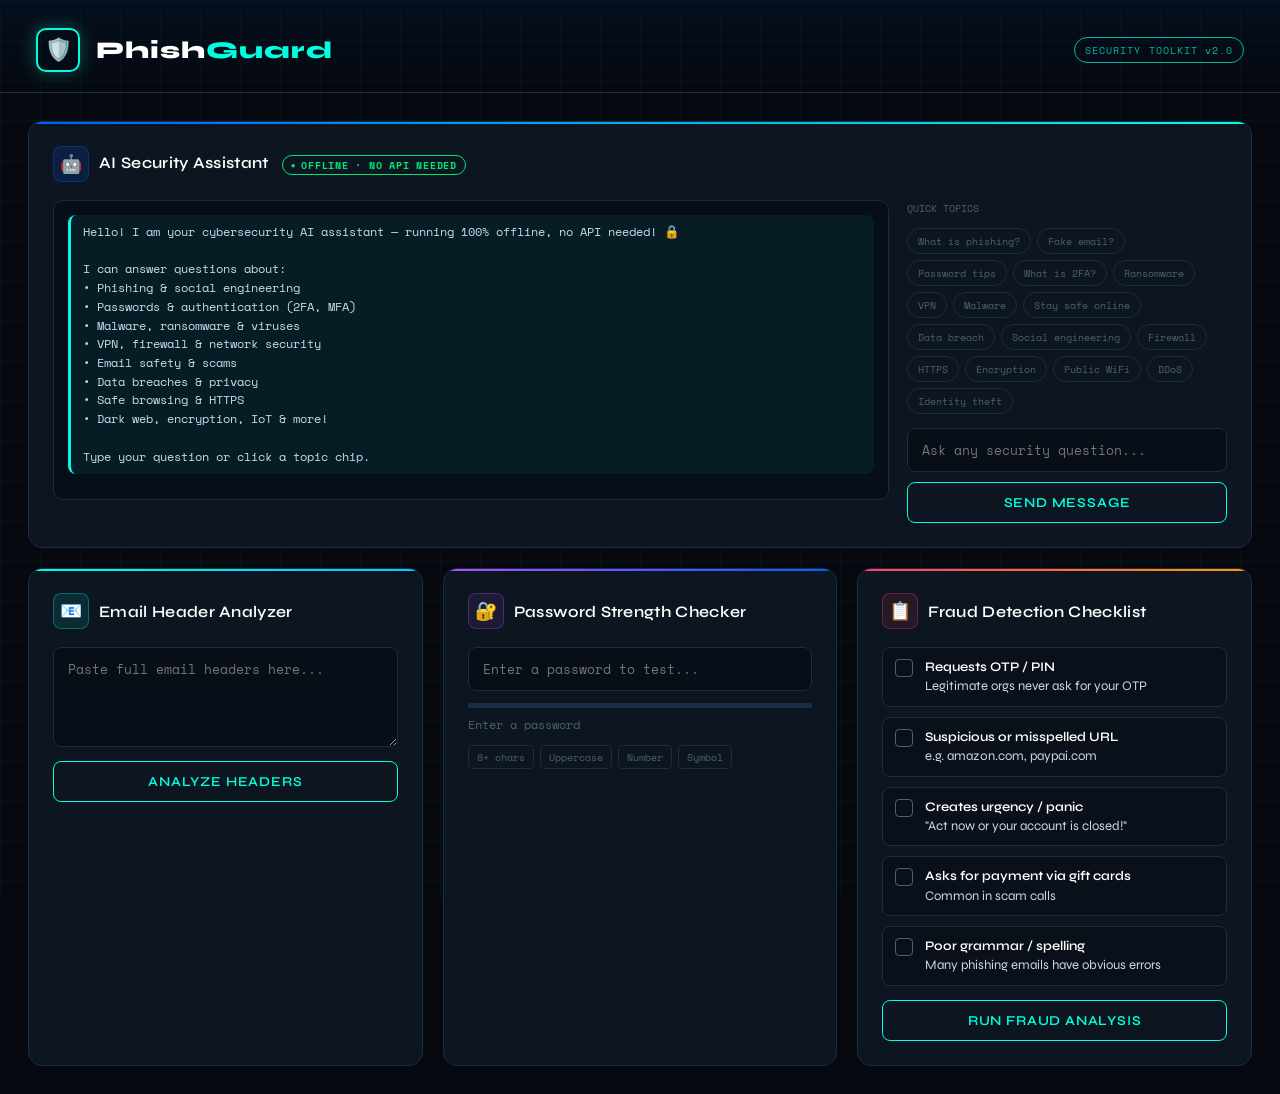
<file: tools.html>
<!DOCTYPE html>
<html lang="en">
<head>
<meta charset="UTF-8">
<meta name="viewport" content="width=device-width, initial-scale=1.0">
<title>PhishGuard — Cybersecurity Toolkit</title>
<link href="https://fonts.googleapis.com/css2?family=Space+Mono:wght@400;700&family=Syne:wght@400;600;800&display=swap" rel="stylesheet">
<style>
  :root {
    --bg: #060a10;
    --panel: #0d1520;
    --border: #1a2d44;
    --accent: #00ffe0;
    --accent2: #005fff;
    --accent3: #ff3e6c;
    --text: #c8dae8;
    --dim: #4a6272;
    --success: #00e676;
    --warn: #ffab00;
    --danger: #ff3e6c;
    --mono: 'Space Mono', monospace;
    --sans: 'Syne', sans-serif;
  }
  * { box-sizing: border-box; margin: 0; padding: 0; }
  body { background: var(--bg); color: var(--text); font-family: var(--sans); min-height: 100vh; }
  body::before {
    content: '';
    position: fixed; inset: 0;
    background-image: linear-gradient(rgba(0,255,224,0.03) 1px, transparent 1px), linear-gradient(90deg, rgba(0,255,224,0.03) 1px, transparent 1px);
    background-size: 40px 40px;
    pointer-events: none; z-index: 0;
  }
  header {
    position: relative; z-index: 10;
    padding: 28px 36px 20px;
    border-bottom: 1px solid var(--border);
    display: flex; align-items: center; gap: 16px;
    background: linear-gradient(180deg, rgba(0,95,255,0.06) 0%, transparent 100%);
  }
  .logo-mark {
    width: 44px; height: 44px;
    border: 2px solid var(--accent); border-radius: 10px;
    display: grid; place-items: center; font-size: 22px;
    box-shadow: 0 0 18px rgba(0,255,224,0.3); flex-shrink: 0;
  }
  header h1 { font-size: 1.5rem; font-weight: 800; letter-spacing: 0.04em; color: #fff; }
  header h1 span { color: var(--accent); }
  .badge {
    margin-left: auto; font-family: var(--mono); font-size: 0.65rem;
    padding: 4px 10px; border: 1px solid var(--accent); border-radius: 20px;
    color: var(--accent); letter-spacing: 0.1em; opacity: 0.7;
  }
  .grid {
    display: grid; grid-template-columns: repeat(auto-fit, minmax(340px, 1fr));
    gap: 20px; position: relative; z-index: 1;
    padding: 28px; max-width: 1400px; margin: 0 auto;
  }
  .card-chat { grid-column: 1 / -1; }
  .card {
    background: var(--panel); border: 1px solid var(--border); border-radius: 14px;
    padding: 24px; position: relative; overflow: hidden; transition: border-color 0.2s;
  }
  .card::before {
    content: ''; position: absolute; top: 0; left: 0; right: 0;
    height: 2px; border-radius: 14px 14px 0 0;
  }
  .card-chat::before { background: linear-gradient(90deg, var(--accent2), var(--accent)); }
  .card-email::before { background: linear-gradient(90deg, var(--accent), #00c9ff); }
  .card-pass::before { background: linear-gradient(90deg, #b44fff, var(--accent2)); }
  .card-fraud::before { background: linear-gradient(90deg, var(--accent3), #ff9900); }
  .card:hover { border-color: rgba(0,255,224,0.2); }
  .card-header { display: flex; align-items: center; gap: 10px; margin-bottom: 18px; }
  .card-icon {
    width: 36px; height: 36px; border-radius: 8px;
    display: grid; place-items: center; font-size: 18px; flex-shrink: 0;
  }
  .card-chat .card-icon { background: rgba(0,95,255,0.15); border: 1px solid rgba(0,95,255,0.3); }
  .card-email .card-icon { background: rgba(0,255,224,0.1); border: 1px solid rgba(0,255,224,0.3); }
  .card-pass .card-icon { background: rgba(180,79,255,0.1); border: 1px solid rgba(180,79,255,0.3); }
  .card-fraud .card-icon { background: rgba(255,62,108,0.1); border: 1px solid rgba(255,62,108,0.3); }
  .card-title { font-size: 1rem; font-weight: 600; color: #fff; letter-spacing: 0.02em; }
  #chatbot-wrapper {
    display: grid; grid-template-columns: 1fr 320px; gap: 18px; align-items: start;
  }
  @media (max-width: 700px) { #chatbot-wrapper { grid-template-columns: 1fr; } }
  #chatbot-messages {
    background: #080e18; border: 1px solid var(--border); border-radius: 10px;
    padding: 14px; height: 300px; overflow-y: auto;
    font-family: var(--mono); font-size: 0.78rem; line-height: 1.6; scroll-behavior: smooth;
  }
  #chatbot-messages::-webkit-scrollbar { width: 4px; }
  #chatbot-messages::-webkit-scrollbar-thumb { background: var(--border); border-radius: 2px; }
  .msg { padding: 8px 12px; border-radius: 8px; margin-bottom: 8px; line-height: 1.5; white-space: pre-wrap; }
  .msg.user { background: rgba(0,95,255,0.15); border-left: 3px solid var(--accent2); color: #c8dde8; }
  .msg.bot { background: rgba(0,255,224,0.06); border-left: 3px solid var(--accent); color: var(--text); }
  .msg.thinking { opacity: 0.5; font-style: italic; }
  .chat-controls { display: flex; flex-direction: column; gap: 10px; }
  .chat-hints { display: flex; flex-wrap: wrap; gap: 6px; margin-bottom: 4px; }
  .hint-chip {
    font-family: var(--mono); font-size: 0.65rem; padding: 4px 10px;
    border: 1px solid var(--border); border-radius: 20px; color: var(--dim);
    cursor: pointer; transition: all 0.15s; background: transparent;
  }
  .hint-chip:hover { border-color: var(--accent); color: var(--accent); background: rgba(0,255,224,0.05); }
  input[type="text"], input[type="password"], textarea {
    width: 100%; background: #080e18; border: 1px solid var(--border); border-radius: 8px;
    padding: 11px 14px; color: var(--text); font-family: var(--mono); font-size: 0.82rem;
    outline: none; transition: border-color 0.2s; resize: vertical;
  }
  input[type="text"]:focus, input[type="password"]:focus, textarea:focus {
    border-color: var(--accent); box-shadow: 0 0 0 3px rgba(0,255,224,0.07);
  }
  textarea { min-height: 100px; }
  .btn {
    display: block; width: 100%; padding: 11px 16px; background: transparent;
    border: 1px solid var(--accent); border-radius: 8px; color: var(--accent);
    font-family: var(--sans); font-weight: 600; font-size: 0.85rem;
    letter-spacing: 0.06em; cursor: pointer; transition: all 0.2s;
    text-transform: uppercase; position: relative; overflow: hidden;
  }
  .btn::before {
    content: ''; position: absolute; inset: 0; background: var(--accent);
    transform: translateX(-101%); transition: transform 0.2s; z-index: 0;
  }
  .btn:hover::before { transform: translateX(0); }
  .btn:hover { color: #000; }
  .btn span { position: relative; z-index: 1; }
  .result-box {
    margin-top: 12px; padding: 10px 14px; border-radius: 8px;
    font-family: var(--mono); font-size: 0.8rem; background: rgba(0,0,0,0.3);
    border: 1px solid var(--border); display: none; line-height: 1.6; white-space: pre-wrap;
  }
  .result-box.show { display: block; }
  .result-box.ok { border-color: var(--success); color: var(--success); }
  .result-box.warn { border-color: var(--warn); color: var(--warn); }
  .result-box.danger { border-color: var(--danger); color: var(--danger); }
  .strength-track { width: 100%; height: 5px; background: var(--border); border-radius: 3px; margin-top: 12px; overflow: hidden; }
  #strength-fill { height: 100%; width: 0%; border-radius: 3px; transition: width 0.35s, background 0.35s; }
  .strength-meta { display: flex; justify-content: space-between; align-items: center; margin-top: 8px; }
  #strength-label { font-family: var(--mono); font-size: 0.75rem; color: var(--dim); }
  .strength-tips { margin-top: 12px; display: flex; flex-wrap: wrap; gap: 6px; }
  .tip { font-family: var(--mono); font-size: 0.65rem; padding: 3px 8px; border-radius: 4px; border: 1px solid var(--border); color: var(--dim); transition: all 0.2s; }
  .tip.pass { border-color: var(--success); color: var(--success); }
  .checklist { display: flex; flex-direction: column; gap: 10px; margin-bottom: 14px; }
  .check-item {
    display: flex; align-items: flex-start; gap: 12px; padding: 10px 12px;
    background: rgba(0,0,0,0.2); border: 1px solid var(--border); border-radius: 8px;
    cursor: pointer; transition: border-color 0.15s; user-select: none;
  }
  .check-item:hover { border-color: rgba(255,62,108,0.3); }
  .check-item.checked { border-color: rgba(255,62,108,0.4); background: rgba(255,62,108,0.05); }
  .check-item input[type="checkbox"] { display: none; }
  .check-box {
    width: 18px; height: 18px; border: 1.5px solid var(--dim); border-radius: 4px;
    flex-shrink: 0; margin-top: 1px; display: grid; place-items: center; transition: all 0.15s;
  }
  .check-item.checked .check-box { background: var(--danger); border-color: var(--danger); }
  .check-box::after { content: 'X'; color: #fff; font-size: 10px; opacity: 0; transition: opacity 0.1s; font-family: var(--mono); }
  .check-item.checked .check-box::after { opacity: 1; }
  .check-text { font-size: 0.82rem; color: var(--text); line-height: 1.4; }
  .check-text strong { display: block; font-weight: 600; color: #fff; margin-bottom: 1px; }
  ::-webkit-scrollbar { width: 6px; }
  ::-webkit-scrollbar-track { background: transparent; }
  ::-webkit-scrollbar-thumb { background: var(--border); border-radius: 3px; }
  .offline-badge {
    font-family: var(--mono); font-size: 0.6rem; padding: 2px 8px;
    border: 1px solid var(--success); border-radius: 20px; color: var(--success);
    letter-spacing: 0.08em; display: inline-flex; align-items: center; gap: 5px;
  }
  .offline-badge::before { content:'●'; font-size: 0.5rem; animation: blink 1.5s infinite; }
  @keyframes blink { 0%,100%{opacity:1} 50%{opacity:0.3} }
</style>
</head>
<body>

<header>
  <div class="logo-mark">🛡️</div>
  <h1>Phish<span>Guard</span></h1>
  <div class="badge">SECURITY TOOLKIT v2.0</div>
</header>

<div class="grid">

  <div class="card card-chat">
    <div class="card-header">
      <div class="card-icon">🤖</div>
      <div class="card-title">AI Security Assistant &nbsp; <span class="offline-badge">OFFLINE · NO API NEEDED</span></div>
    </div>
    <div id="chatbot-wrapper">
      <div>
        <div id="chatbot-messages">
          <div class="msg bot">Hello! I am your cybersecurity AI assistant — running 100% offline, no API needed! 🔒

I can answer questions about:
• Phishing & social engineering
• Passwords & authentication (2FA, MFA)
• Malware, ransomware & viruses
• VPN, firewall & network security
• Email safety & scams
• Data breaches & privacy
• Safe browsing & HTTPS
• Dark web, encryption, IoT & more!

Type your question or click a topic chip.</div>
        </div>
      </div>
      <div class="chat-controls">
        <div style="color: var(--dim); font-family: var(--mono); font-size:0.65rem; margin-bottom:2px;">QUICK TOPICS</div>
        <div class="chat-hints">
          <button class="hint-chip" onclick="setPrompt('What is phishing?')">What is phishing?</button>
          <button class="hint-chip" onclick="setPrompt('How to spot a fake email?')">Fake email?</button>
          <button class="hint-chip" onclick="setPrompt('Best password practices')">Password tips</button>
          <button class="hint-chip" onclick="setPrompt('What is 2FA?')">What is 2FA?</button>
          <button class="hint-chip" onclick="setPrompt('What is ransomware?')">Ransomware</button>
          <button class="hint-chip" onclick="setPrompt('What is a VPN?')">VPN</button>
          <button class="hint-chip" onclick="setPrompt('What is malware?')">Malware</button>
          <button class="hint-chip" onclick="setPrompt('How to stay safe online?')">Stay safe online</button>
          <button class="hint-chip" onclick="setPrompt('What is a data breach?')">Data breach</button>
          <button class="hint-chip" onclick="setPrompt('What is social engineering?')">Social engineering</button>
          <button class="hint-chip" onclick="setPrompt('What is a firewall?')">Firewall</button>
          <button class="hint-chip" onclick="setPrompt('What is HTTPS?')">HTTPS</button>
          <button class="hint-chip" onclick="setPrompt('What is encryption?')">Encryption</button>
          <button class="hint-chip" onclick="setPrompt('Public wifi danger')">Public WiFi</button>
          <button class="hint-chip" onclick="setPrompt('What is a DDoS attack?')">DDoS</button>
          <button class="hint-chip" onclick="setPrompt('What is identity theft?')">Identity theft</button>
        </div>
        <input type="text" id="chatbot-input" placeholder="Ask any security question..." onkeydown="if(event.key==='Enter') sendMessage()">
        <button class="btn" onclick="sendMessage()"><span>Send Message</span></button>
      </div>
    </div>
  </div>

  <div class="card card-email">
    <div class="card-header">
      <div class="card-icon">📧</div>
      <div class="card-title">Email Header Analyzer</div>
    </div>
    <textarea id="email-header-input" placeholder="Paste full email headers here..."></textarea>
    <button class="btn" onclick="analyzeEmail()" style="margin-top:10px;"><span>Analyze Headers</span></button>
    <div class="result-box" id="email-result"></div>
  </div>

  <div class="card card-pass">
    <div class="card-header">
      <div class="card-icon">🔐</div>
      <div class="card-title">Password Strength Checker</div>
    </div>
    <input type="password" id="password-input" placeholder="Enter a password to test..." oninput="checkPassword()">
    <div class="strength-track"><div id="strength-fill"></div></div>
    <div class="strength-meta">
      <div id="strength-label">Enter a password</div>
    </div>
    <div class="strength-tips">
      <div class="tip" id="tip-len">8+ chars</div>
      <div class="tip" id="tip-upper">Uppercase</div>
      <div class="tip" id="tip-num">Number</div>
      <div class="tip" id="tip-sym">Symbol</div>
    </div>
  </div>

  <div class="card card-fraud">
    <div class="card-header">
      <div class="card-icon">📋</div>
      <div class="card-title">Fraud Detection Checklist</div>
    </div>
    <div class="checklist">
      <label class="check-item" onclick="toggleCheck(this)">
        <input type="checkbox" class="fraud-check">
        <div class="check-box"></div>
        <div class="check-text"><strong>Requests OTP / PIN</strong>Legitimate orgs never ask for your OTP</div>
      </label>
      <label class="check-item" onclick="toggleCheck(this)">
        <input type="checkbox" class="fraud-check">
        <div class="check-box"></div>
        <div class="check-text"><strong>Suspicious or misspelled URL</strong>e.g. amaz0n.com, paypai.com</div>
      </label>
      <label class="check-item" onclick="toggleCheck(this)">
        <input type="checkbox" class="fraud-check">
        <div class="check-box"></div>
        <div class="check-text"><strong>Creates urgency / panic</strong>"Act now or your account is closed!"</div>
      </label>
      <label class="check-item" onclick="toggleCheck(this)">
        <input type="checkbox" class="fraud-check">
        <div class="check-box"></div>
        <div class="check-text"><strong>Asks for payment via gift cards</strong>Common in scam calls</div>
      </label>
      <label class="check-item" onclick="toggleCheck(this)">
        <input type="checkbox" class="fraud-check">
        <div class="check-box"></div>
        <div class="check-text"><strong>Poor grammar / spelling</strong>Many phishing emails have obvious errors</div>
      </label>
    </div>
    <button class="btn" onclick="checkFraud()"><span>Run Fraud Analysis</span></button>
    <div class="result-box" id="fraud-result"></div>
  </div>

</div>

<script>
// ============================================================
//  OFFLINE AI KNOWLEDGE BASE — Zero API, Zero cost
//  Smart keyword matching engine with 60+ topics
// ============================================================
const KB = [
  {
    patterns: ['what is phishing','phishing meaning','phishing definition','explain phishing','phishing attack'],
    answer: `PHISHING\n\nPhishing is a cyberattack where criminals impersonate trusted entities (banks, companies, government) to trick you into revealing sensitive info like passwords, credit cards, or OTPs.\n\nTypes of phishing:\n• Email phishing — fake emails with malicious links\n• Spear phishing — targeted attack on a specific person\n• Smishing — phishing via SMS text messages\n• Vishing — phishing via phone calls\n• Whaling — targeting high-level executives\n\nHow to recognize it:\n✗ Urgent or threatening language\n✗ Generic greetings ("Dear Customer")\n✗ Misspelled domains (paypa1.com, amaz0n.com)\n✗ Suspicious attachments or links\n✗ Requests for passwords/OTPs\n\nIf you suspect phishing: Don't click any links. Report the email. Contact the real company directly.`
  },
  {
    patterns: ['spear phishing','targeted phishing'],
    answer: `SPEAR PHISHING\n\nSpear phishing is a highly targeted phishing attack aimed at a specific individual or organization.\n\nUnlike regular phishing (sent to millions), spear phishing:\n• Uses your real name, job title, or company info\n• May reference recent events you're involved in\n• Appears to come from someone you know\n\nExample: "Hi [Your Name], I'm from IT. Please reset your password at this link."\n\nHow attackers gather info:\n→ LinkedIn, social media, company websites\n→ Previous data breaches\n→ Public records\n\nDefence:\n✓ Always verify requests via a separate channel\n✓ Never click links in unexpected emails\n✓ Enable 2FA on all accounts`
  },
  {
    patterns: ['how to spot fake email','identify phishing email','phishing email signs','suspicious email','fake email'],
    answer: `HOW TO SPOT A PHISHING EMAIL\n\nRED FLAGS to watch for:\n\n1. Sender Address — Check the full email domain.\n   Legit: support@amazon.com\n   Fake:  support@amazon-help.net\n\n2. Urgent Language — "Your account will be suspended in 24 hours!"\n\n3. Generic Greeting — "Dear Customer" instead of your real name\n\n4. Suspicious Links — Hover over links before clicking. Check the actual URL.\n\n5. Attachments — Unexpected .zip, .exe, .docx files can contain malware\n\n6. Grammar & Spelling — Poor English is a major red flag\n\n7. Requests for Sensitive Info — Legit companies NEVER ask for passwords via email\n\n8. Mismatched Branding — Logo looks slightly off, wrong colors/fonts\n\nRULE: When in doubt, don't click. Go directly to the official website instead.`
  },
  {
    patterns: ['smishing','sms phishing','text message scam','fake sms'],
    answer: `SMISHING (SMS Phishing)\n\nSmishing = phishing attacks delivered via SMS/text messages.\n\nCommon examples:\n• "Your parcel is held. Track here: [fake link]"\n• "Your bank account is locked. Verify now: [link]"\n• "You won a prize! Click to claim: [link]"\n\nWarning signs:\n✗ Unknown sender numbers\n✗ Shortened URLs (bit.ly, tinyurl)\n✗ Urgent requests for personal info\n✗ Prizes or threats\n\nHow to stay safe:\n✓ Never click links in unsolicited texts\n✓ Verify by calling the company directly\n✓ Block & report spam numbers\n✓ Use your carrier's spam filter`
  },
  {
    patterns: ['vishing','voice phishing','phone scam','fake call','scam call'],
    answer: `VISHING (Voice Phishing)\n\nVishing = phone call scams where attackers impersonate banks, government agencies, or tech support.\n\nCommon scenarios:\n• "This is the IRS. You owe taxes. Pay now or be arrested."\n• "Your computer has a virus. Let us connect remotely."\n• "Your bank account shows suspicious activity."\n\nRed flags:\n✗ Caller creates panic or urgency\n✗ Asks for OTP, PIN, or card numbers\n✗ Requests gift card payments\n✗ Wants remote access to your computer\n\nRemember: Banks and government agencies NEVER ask for OTPs or passwords over phone calls.\n\nWhat to do: Hang up immediately. Call back on the official number from the company's website.`
  },
  {
    patterns: ['password tips','password best practices','strong password','good password','secure password','password advice'],
    answer: `PASSWORD BEST PRACTICES\n\nCreating strong passwords:\n✓ Minimum 12 characters (16+ is better)\n✓ Mix uppercase, lowercase, numbers, symbols\n✓ Use passphrases: "Purple$Monkey!Dishwasher9"\n✗ Avoid: names, birthdays, "password123", "qwerty"\n\nManaging passwords:\n✓ Use a password manager (Bitwarden, 1Password)\n✓ Use a UNIQUE password for every account\n✓ Never reuse passwords across sites\n✓ Change passwords if a site is breached\n\nExtra security:\n✓ Enable 2FA/MFA on every account that supports it\n✓ Never save passwords on shared computers\n✓ Never share passwords via email or chat\n\nQuick test: Is your password something you could remember in 20 years? If yes, it's probably too simple!`
  },
  {
    patterns: ['password manager','bitwarden','1password','lastpass','keepass'],
    answer: `PASSWORD MANAGERS\n\nA password manager securely stores all your passwords in an encrypted vault. You only need to remember ONE master password.\n\nTop free options:\n• Bitwarden — Open source, highly trusted, free tier is excellent\n• KeePass — Offline, open source, stores locally\n\nTop paid options:\n• 1Password — Great for families & teams\n• Dashlane — Includes dark web monitoring\n\nWhy use one?\n✓ Generates strong unique passwords automatically\n✓ Auto-fills login forms safely\n✓ Alerts you about reused/weak/breached passwords\n✓ Works across all your devices\n\nSetup tips:\n• Create a very strong master password (passphrase style)\n• Enable 2FA on the password manager itself\n• Back up your vault regularly`
  },
  {
    patterns: ['what is 2fa','two factor','two-factor','multi factor','mfa','authenticator app','otp explanation'],
    answer: `TWO-FACTOR AUTHENTICATION (2FA / MFA)\n\n2FA adds a second layer of security beyond just a password. Even if someone steals your password, they still can't log in without the second factor.\n\nThe 3 types of factors:\n1. Something you KNOW — Password, PIN\n2. Something you HAVE — Phone, hardware key (YubiKey)\n3. Something you ARE — Fingerprint, face ID\n\nCommon 2FA methods (best to worst):\n🏆 Hardware key (YubiKey) — Most secure\n🥈 Authenticator app (Google Auth, Authy) — Very secure\n🥉 SMS OTP — Convenient but can be intercepted\n❌ Email OTP — Least secure\n\nRecommended apps:\n• Google Authenticator\n• Microsoft Authenticator\n• Authy (supports backup)\n\nEnable 2FA on: Gmail, banking, social media, crypto, and any account with sensitive data.`
  },
  {
    patterns: ['what is malware','malware definition','types of malware','malware explained'],
    answer: `MALWARE\n\nMalware = malicious software designed to damage, disrupt, or gain unauthorized access to systems.\n\nTypes of malware:\n🔒 Ransomware — Encrypts your files and demands payment\n🕵️ Spyware — Secretly monitors your activity\n📡 Adware — Shows unwanted ads, can redirect browser\n🐎 Trojan — Disguises itself as legitimate software\n🪱 Worm — Self-replicates and spreads across networks\n💀 Virus — Attaches to files and spreads when opened\n🤖 Botnet — Turns your device into a remote-controlled zombie\n🔑 Keylogger — Records every keystroke you make\n\nHow malware spreads:\n→ Email attachments\n→ Malicious websites\n→ Infected USB drives\n→ Fake software downloads\n\nProtection:\n✓ Keep OS and software updated\n✓ Use reputable antivirus software\n✓ Don't download from untrusted sources\n✓ Back up your data regularly`
  },
  {
    patterns: ['ransomware','ransomware attack','files encrypted','decrypt files','ransom payment'],
    answer: `RANSOMWARE\n\nRansomware is malware that encrypts your files and demands a ransom (usually in cryptocurrency) to restore access.\n\nFamous attacks: WannaCry (2017), NotPetya, REvil, LockBit\n\nHow it works:\n1. Enters your system (email, malicious link, USB)\n2. Silently encrypts all your files\n3. Displays ransom note demanding payment\n4. Threatens to delete files or publish data\n\nPrevention:\n✓ Regular offline backups (3-2-1 rule)\n✓ Keep all software patched & updated\n✓ Don't open suspicious email attachments\n✓ Use endpoint protection / antivirus\n✓ Disable macros in Office documents\n\nIf you're attacked:\n• DO NOT pay the ransom (no guarantee of recovery)\n• Disconnect from the network immediately\n• Report to cybersecurity authorities\n• Restore from clean backups\n\nThe 3-2-1 backup rule: 3 copies, 2 different media, 1 offsite.`
  },
  {
    patterns: ['trojan','trojan horse','trojan virus','remote access trojan','rat malware'],
    answer: `TROJAN HORSE MALWARE\n\nA Trojan disguises itself as legitimate software to trick you into installing it. Once inside, it can:\n• Steal passwords and banking credentials\n• Give attackers remote access (RAT)\n• Download more malware\n• Spy on your webcam/microphone\n• Mine cryptocurrency\n\nCommon disguises:\n→ Free software downloads (games, tools, cracks)\n→ Fake antivirus programs\n→ Email attachments (invoices, receipts)\n→ Browser extensions\n\nSigns of infection:\n✗ Computer runs much slower\n✗ Unknown programs launching at startup\n✗ High CPU/network usage\n✗ Webcam light turns on unexpectedly\n\nPrevention:\n✓ Only download from official, trusted sources\n✓ Avoid software cracks/pirated tools\n✓ Use antivirus with real-time protection`
  },
  {
    patterns: ['what is vpn','vpn meaning','how does vpn work','vpn explained','virtual private network'],
    answer: `VPN (Virtual Private Network)\n\nA VPN encrypts your internet traffic and routes it through a server in another location, hiding your real IP address.\n\nWhat a VPN does:\n✓ Hides your IP address from websites\n✓ Encrypts data on public Wi-Fi\n✓ Bypasses geo-restrictions (streaming, blocked sites)\n✓ Prevents ISP from seeing your browsing history\n\nWhat a VPN does NOT do:\n✗ Make you completely anonymous\n✗ Protect against malware or phishing\n✗ Hide activity from the VPN provider itself\n\nWhen to use a VPN:\n• Public Wi-Fi (airports, cafes, hotels)\n• Accessing region-locked content\n• Protecting privacy from ISP tracking\n\nRecommended VPNs:\n• ProtonVPN — Best free tier, privacy-focused\n• Mullvad — No logs, strong privacy\n• ExpressVPN / NordVPN — Fast, popular options\n\nAvoid: Free VPNs from unknown companies (many sell your data).`
  },
  {
    patterns: ['what is firewall','firewall meaning','how does firewall work','firewall explained'],
    answer: `FIREWALL\n\nA firewall monitors and controls incoming/outgoing network traffic based on security rules. It acts as a barrier between your trusted network and untrusted networks.\n\nTypes of firewalls:\n• Network Firewall — Hardware device protecting an entire network\n• Host-based Firewall — Software on your device (Windows Firewall)\n• Web Application Firewall (WAF) — Protects web applications\n• Next-Gen Firewall (NGFW) — Deep packet inspection, AI-powered\n\nWhat firewalls block:\n✓ Unauthorized access attempts\n✓ Malicious incoming connections\n✓ Known malware communication\n✓ Port scanning attacks\n\nWhat firewalls don't stop:\n✗ Phishing emails\n✗ Malware from USB drives\n✗ Insider threats\n\nTips:\n• Always keep your OS firewall enabled\n• For home routers, change default admin passwords\n• Use firewall + antivirus for layered protection`
  },
  {
    patterns: ['what is https','https vs http','ssl certificate','tls','secure connection','padlock icon'],
    answer: `HTTPS & SSL/TLS\n\nHTTPS = HyperText Transfer Protocol Secure\n\nIt encrypts data transmitted between your browser and the website using SSL/TLS.\n\nHTTP vs HTTPS:\n• HTTP — Data sent in plain text (anyone can read it)\n• HTTPS — Data is encrypted (safe from eavesdropping)\n\nThe padlock icon means:\n✓ Your connection to the site is encrypted\n✓ The site has a valid SSL certificate\n✗ It does NOT mean the site is safe — phishing sites can have HTTPS too!\n\nSSL vs TLS:\n• SSL = Older, now deprecated\n• TLS = Modern, more secure version\n\nAlways check for HTTPS when:\n• Logging into any account\n• Entering payment details\n• Submitting personal information\n\nNever enter sensitive data on HTTP sites!`
  },
  {
    patterns: ['data breach','my data leaked','account compromised','breach meaning','have i been hacked','haveibeenpwned'],
    answer: `DATA BREACHES\n\nA data breach occurs when unauthorized parties access and steal sensitive data from a company's systems.\n\nWhat can be exposed:\n• Email addresses & passwords (often hashed)\n• Credit card numbers\n• Phone numbers & addresses\n• Social security numbers\n• Medical records\n\nHow to check if you're affected:\nVisit: haveibeenpwned.com — Enter your email to check if it appeared in any breach.\n\nIf you've been breached:\n1. Change your password on the affected site immediately\n2. Change it everywhere else if you reused it\n3. Enable 2FA on that account\n4. Monitor your bank statements\n5. Watch for phishing emails using your data\n\nMajor breaches in history:\n• Yahoo (2013) — 3 billion accounts\n• LinkedIn (2021) — 700 million users\n• Facebook (2019) — 533 million users\n\nPrevention: Use unique passwords + 2FA on every account.`
  },
  {
    patterns: ['social engineering','manipulation attack','pretexting','baiting','quid pro quo'],
    answer: `SOCIAL ENGINEERING\n\nSocial engineering exploits human psychology rather than technical vulnerabilities to trick people into giving up information or access.\n\nCommon techniques:\n• Phishing/Vishing/Smishing — Impersonation via email/phone/SMS\n• Pretexting — Creating a fabricated scenario ("I'm from IT support")\n• Baiting — Leaving infected USB drives for people to find\n• Quid pro quo — Offering something in exchange for info\n• Tailgating — Physically following someone into a secure area\n\nWhy it works:\n→ Exploits trust, fear, urgency, and helpfulness\n→ Humans are often the weakest security link\n→ No technical skills needed by attacker\n\nReal example: "Hi, this is Microsoft Support. Your PC is sending error reports. Let me help you fix it remotely." → They want your passwords and remote access.\n\nDefence:\n✓ Verify identity before giving any info\n✓ Be suspicious of unexpected requests\n✓ Follow your organization's security policies`
  },
  {
    patterns: ['safe browsing','online safety','stay safe online','internet safety','browsing securely'],
    answer: `HOW TO STAY SAFE ONLINE\n\nEssential habits:\n✓ Use strong, unique passwords everywhere\n✓ Enable 2FA on every account\n✓ Keep browser, OS, and apps updated\n✓ Use HTTPS websites (look for the padlock)\n✓ Don't click links in unsolicited emails/texts\n\nBrowser security:\n✓ Use trusted browsers (Chrome, Firefox, Edge, Brave)\n✓ Install uBlock Origin ad blocker\n✓ Be cautious with browser extensions\n✓ Enable Safe Browsing features\n\nPublic Wi-Fi safety:\n✓ Use a VPN on public networks\n✗ Never access banking on public Wi-Fi without VPN\n\nDownloads:\n✓ Only download from official sources\n✗ Avoid torrents and "cracked" software\n✗ Scan downloads with antivirus before opening\n\nSocial media:\n✓ Set accounts to private\n✓ Don't overshare personal information\n✓ Review app permissions regularly`
  },
  {
    patterns: ['network security','wifi security','router security','home network','secure wifi','wpa2','wpa3'],
    answer: `NETWORK & WI-FI SECURITY\n\nSecuring your home router:\n✓ Change the default admin username & password\n✓ Use WPA3 encryption (or WPA2 minimum — never WEP)\n✓ Set a strong Wi-Fi password (20+ chars)\n✓ Keep router firmware updated\n✓ Disable WPS (it has known vulnerabilities)\n✓ Enable router firewall\n✓ Create a guest network for visitors/IoT devices\n\nNetwork protocols ranked by security:\n🏆 WPA3 — Most modern and secure\n✅ WPA2 — Still acceptable, use AES (not TKIP)\n⚠️ WPA — Outdated, avoid\n❌ WEP — Completely broken, never use\n\nSigns your network may be compromised:\n✗ Unknown devices connected\n✗ Router settings changed without your action\n✗ Slower than usual internet speeds\n✗ Browser redirecting to strange sites`
  },
  {
    patterns: ['antivirus','best antivirus','do i need antivirus','virus protection','windows defender'],
    answer: `ANTIVIRUS & ENDPOINT PROTECTION\n\nDo you need antivirus?\nYES — especially on Windows. macOS and Linux are less targeted but not immune.\n\nBuilt-in options (Free):\n• Windows Defender — Actually excellent now, Microsoft built-in\n• XProtect (macOS) — Basic built-in protection\n\nFree third-party antivirus:\n• Malwarebytes (Free) — Great for on-demand scanning\n• Avast / AVG Free — Good but show lots of ads\n• Bitdefender Free — Lightweight and effective\n\nPaid options (best protection):\n• Bitdefender Total Security — Top detection rates\n• Norton 360 — Good all-around suite\n\nBest practices:\n✓ Keep virus definitions updated (auto-update)\n✓ Run regular full scans weekly\n✓ Use Malwarebytes alongside main antivirus\n✓ Don't install multiple antivirus (they conflict)\n✓ Antivirus alone isn't enough — safe behavior matters more!`
  },
  {
    patterns: ['what is encryption','encryption explained','encrypt files','aes','end to end encryption','e2e'],
    answer: `ENCRYPTION\n\nEncryption converts readable data into unreadable ciphertext that can only be decrypted with the correct key.\n\nTypes of encryption:\n• Symmetric — Same key for encrypt & decrypt (AES, fast)\n• Asymmetric — Public key encrypts, private key decrypts (RSA, used in HTTPS)\n• End-to-End (E2E) — Only sender and receiver can read messages\n\nCommon encryption standards:\n🏆 AES-256 — Gold standard for file/disk encryption\n🔑 RSA-2048/4096 — Used in certificates, SSH\n📱 Signal Protocol — Used in WhatsApp, Signal (E2E messaging)\n\nWhere encryption is used:\n• HTTPS websites (TLS/SSL)\n• WhatsApp, Signal messages (E2E)\n• Password managers (vault encryption)\n• BitLocker / FileVault (disk encryption)\n\nApps with strong E2E encryption:\n✓ Signal — Best, fully open source\n✓ WhatsApp — Good (uses Signal protocol)\n✓ Telegram — E2E only in "Secret Chats"\n✗ Regular SMS — NOT encrypted`
  },
  {
    patterns: ['dark web','darknet','tor browser','onion sites','deep web'],
    answer: `DARK WEB & DEEP WEB\n\nThe internet has 3 layers:\n• Surface Web — Indexed by Google (only ~4% of all content)\n• Deep Web — Not indexed (emails, banking, databases, ~96%)\n• Dark Web — Requires Tor browser, intentionally hidden\n\nWhat is the Dark Web?\nPart of the internet only accessible via Tor. It anonymizes traffic by bouncing it through multiple servers.\n\nWhat's on the Dark Web?\n• Privacy forums and journalism (legitimate uses)\n• Stolen credentials & credit cards for sale\n• Illegal marketplaces (drugs, weapons, hacking services)\n• Leaked databases from data breaches\n\nShould you be worried?\nIf your data was in a breach, it may already be on dark web forums. Use haveibeenpwned.com to check.\n\nMonitoring your exposure:\n✓ Some password managers offer dark web monitoring\n✓ Google's free "Dark Web Report" checks your email`
  },
  {
    patterns: ['identity theft','id theft','someone stole my identity'],
    answer: `IDENTITY THEFT\n\nIdentity theft = someone stealing your personal information to commit fraud (open accounts, take loans, make purchases in your name).\n\nHow thieves get your info:\n→ Data breaches\n→ Phishing attacks\n→ Physical mail theft\n→ Dumpster diving (unshredded documents)\n→ Social media oversharing\n\nWarning signs:\n✗ Unknown accounts on your credit report\n✗ Bills or calls for debts you don't owe\n✗ Tax return rejected (someone filed first)\n✗ Unfamiliar transactions on bank statements\n\nIf you're a victim:\n1. File a police report\n2. Contact your bank immediately\n3. Freeze your credit\n4. Report to national fraud authority\n5. Change passwords on all accounts\n\nPrevention:\n✓ Shred sensitive documents\n✓ Use credit monitoring services\n✓ Monitor bank statements weekly`
  },
  {
    patterns: ['iot security','smart home security','smart devices','internet of things'],
    answer: `IoT (SMART HOME) SECURITY\n\nIoT devices (smart TVs, cameras, doorbells, thermostats) are often poorly secured and are major attack targets.\n\nCommon IoT risks:\n• Default passwords never changed\n• Firmware rarely updated\n• Weak or no encryption\n• Used as entry points into your network\n\nSecurity steps:\n✓ Change default username & password immediately\n✓ Keep firmware/software updated\n✓ Put IoT devices on a separate guest network\n✓ Disable features you don't use (UPnP, remote access)\n✓ Buy from reputable manufacturers\n\nWorst IoT practices (avoid!):\n✗ Using "admin/admin" or "admin/password"\n✗ Connecting cameras directly to the internet\n✗ Ignoring security update notifications`
  },
  {
    patterns: ['zero day','0day','zero-day','unpatched vulnerability','exploit'],
    answer: `ZERO-DAY VULNERABILITIES\n\nA zero-day (0-day) is a software vulnerability that:\n• Is unknown to the software vendor\n• Has no patch/fix available yet\n• Can be exploited by attackers immediately\n\nWhy "zero-day"?\nThe vendor has had "zero days" to fix it since it's unknown to them.\n\nWho finds zero-days?\n• Security researchers (report responsibly)\n• Bug bounty hunters (earn rewards)\n• Criminal hackers (sell on dark web)\n• Nation-state hackers (use for espionage/warfare)\n\nReal examples:\n• EternalBlue — NSA exploit used in WannaCry\n• Log4Shell (2021) — Critical Java logging bug\n• Heartbleed (2014) — OpenSSL encryption flaw\n\nHow to protect yourself:\n✓ Keep all software updated (patches close known holes)\n✓ Use layered security (firewall + antivirus + 2FA)\n✓ Follow security news (CVE databases)`
  },
  {
    patterns: ['ddos','denial of service','dos attack','what is ddos'],
    answer: `DDoS ATTACKS (Distributed Denial of Service)\n\nA DDoS attack floods a server, website, or network with massive traffic to make it unavailable to legitimate users.\n\nHow it works:\n1. Attackers infect thousands of devices with malware (botnet)\n2. All infected devices simultaneously send requests to the target\n3. The target is overwhelmed and crashes or becomes unreachable\n\nTypes:\n• Volumetric — Floods bandwidth (Gbps-scale attacks)\n• Protocol — Exploits network protocol weaknesses (SYN floods)\n• Application Layer — Targets web apps (HTTP floods)\n\nWho gets targeted?\n→ Online gaming servers, banking, news websites, e-commerce\n\nProtection measures:\n✓ Use a CDN with DDoS protection (Cloudflare, Akamai)\n✓ Rate limiting on web servers\n✓ Traffic filtering / scrubbing services`
  },
  {
    patterns: ['man in the middle','mitm','eavesdropping attack','intercepting traffic'],
    answer: `MAN-IN-THE-MIDDLE (MITM) ATTACKS\n\nIn a MITM attack, an attacker secretly intercepts and potentially alters communication between two parties.\n\nHow it works:\nYou ←→ [Attacker intercepts] ←→ Bank Website\nBoth you and the bank think you're talking directly to each other.\n\nCommon MITM scenarios:\n• Public Wi-Fi attacks — Attacker sets up fake "Free Wi-Fi" hotspot\n• ARP Poisoning — Redirects local network traffic to attacker\n• SSL Stripping — Downgrades HTTPS to HTTP to read data\n• DNS Spoofing — Redirects you to fake websites\n\nSigns you might be a victim:\n✗ Unexpected certificate warnings in browser\n✗ Slower than usual connections\n✗ Being logged out of accounts randomly\n\nPrevention:\n✓ Use HTTPS always\n✓ Use VPN on public networks\n✓ Never ignore SSL certificate errors`
  },
  {
    patterns: ['sql injection','sqli','database attack','injection attack'],
    answer: `SQL INJECTION\n\nSQL Injection is one of the oldest and most common web attacks. It exploits poor input validation to manipulate database queries.\n\nHow it works:\nA login form normally checks:\nSELECT * FROM users WHERE username='input' AND password='input'\n\nAttacker enters: admin' OR '1'='1\nThis becomes: ...WHERE username='admin' OR '1'='1'...\nSince '1'='1' is always true → bypasses login!\n\nWhat attackers can do:\n• Log in without credentials\n• Dump entire database contents\n• Delete or modify data\n• Execute commands on the server\n\nPrevention (for developers):\n✓ Use parameterized queries / prepared statements\n✓ Input validation and sanitization\n✓ Use Web Application Firewall (WAF)\n✓ Regular security testing (OWASP Top 10)`
  },
  {
    patterns: ['cybersecurity tips','security best practices','protect yourself','basic security','cyber hygiene'],
    answer: `CYBERSECURITY BEST PRACTICES\n\nThe Essential 10:\n\n1. Use unique, strong passwords everywhere\n2. Enable 2FA on all important accounts\n3. Keep all software and OS updated\n4. Use reputable antivirus software\n5. Back up data regularly (3-2-1 rule)\n6. Be suspicious of unexpected emails/links\n7. Use HTTPS websites for sensitive activities\n8. Use VPN on public Wi-Fi\n9. Lock your devices with PIN/biometric\n10. Limit what personal info you share online\n\nThe 3-2-1 Backup Rule:\n• 3 copies of your data\n• 2 different storage media types\n• 1 copy stored offsite (cloud counts!)\n\nRemember: You are your own best security tool. Attackers exploit human behavior more than technology.`
  },
  {
    patterns: ['what is cybersecurity','cybersecurity meaning','cyber security definition'],
    answer: `WHAT IS CYBERSECURITY?\n\nCybersecurity is the practice of protecting systems, networks, and data from digital attacks, unauthorized access, damage, or theft.\n\nKey domains:\n• Network Security — Protecting network infrastructure\n• Application Security — Securing software and apps\n• Endpoint Security — Protecting devices (PCs, phones)\n• Cloud Security — Securing cloud-based systems\n• Information Security — Protecting data integrity & privacy\n\nThe CIA Triad (core principles):\nConfidentiality — Data accessible only to authorized users\nIntegrity — Data is accurate and unaltered\nAvailability — Systems are accessible when needed\n\nWhy it matters:\n• Cybercrime costs the global economy $8+ trillion/year\n• A cyberattack occurs every 39 seconds on average\n• 95% of breaches involve human error\n\nCareer paths: Security analyst, pen tester, CISO, forensic investigator, security engineer.`
  },
  {
    patterns: ['types of hackers','black hat','white hat','grey hat','ethical hacker','penetration tester','hacker'],
    answer: `TYPES OF HACKERS\n\nHackers are categorized by their intent:\n\nWhite Hat (Ethical Hackers)\n• Security professionals who hack with permission\n• Find vulnerabilities to fix them\n• Work as pen testers, bug bounty hunters\n\nBlack Hat (Criminal Hackers)\n• Hack without permission for personal gain\n• Steal data, deploy malware, extort victims\n\nGrey Hat\n• Hack without permission but without malicious intent\n• May find vulnerabilities and notify the company\n• Their actions are still technically illegal\n\nOther types:\n• Script Kiddies — Use existing tools without understanding\n• Hacktivists — Hack for political/social causes (Anonymous)\n• Nation-State Hackers — Government-sponsored cyber espionage\n• Insider Threats — Employees abusing their access\n\nEthical hacking certifications: CEH, OSCP, CompTIA Security+`
  },
  {
    patterns: ['cookie','browser cookie','tracking cookies','clear cookies'],
    answer: `BROWSER COOKIES & PRIVACY\n\nCookies are small text files websites store in your browser to remember information about you.\n\nTypes of cookies:\n• Session cookies — Temporary, deleted when browser closes\n• Persistent cookies — Stored for a set period\n• First-party — Set by the website you're visiting\n• Third-party — Set by other domains (ads, trackers) — PRIVACY CONCERN\n\nPrivacy risks:\n• Third-party cookies build a profile of your entire web activity\n• Cross-site tracking follows you across the internet\n\nHow to manage cookies:\n✓ Block third-party cookies in browser settings\n✓ Use browser extensions (uBlock Origin, Privacy Badger)\n✓ Clear cookies regularly\n✓ Use Firefox or Brave for better privacy defaults\n✓ Use incognito mode for sensitive browsing`
  },
  {
    patterns: ['backup','data backup','how to backup','backup strategy','3-2-1'],
    answer: `DATA BACKUP STRATEGY\n\nThe 3-2-1 Backup Rule — The gold standard:\n• 3 copies of your data\n• 2 different storage types (SSD + cloud, HDD + USB)\n• 1 offsite copy (cloud or physical off-premises)\n\nBackup options:\nCloud backup: Google Drive, OneDrive, Backblaze, iCloud\nLocal: External HDD/SSD, NAS (Network Attached Storage)\nOffline: USB drives (great for ransomware protection)\n\nBackup frequency guidelines:\n• Critical files: Daily\n• Work documents: Daily or real-time sync\n• Full system image: Weekly\n\nImportant rules:\n✓ Test your backups — can you actually restore them?\n✓ Backup before major software updates\n✓ Keep at least one backup disconnected (air-gapped)\n✓ Encrypt backups containing sensitive data\n\nData that doesn't exist in 3 places doesn't really exist!`
  },
  {
    patterns: ['what is tor','tor browser','onion routing','anonymity online','tor network'],
    answer: `TOR (THE ONION ROUTER)\n\nTor is a free anonymity network that routes your internet traffic through multiple encrypted layers across volunteer-operated servers worldwide.\n\nHow Tor works:\nYour data → Encrypted 3 times → Entry node → Middle node → Exit node → Destination\nEach node only knows the previous and next node, not the full path.\n\nLegitimate uses of Tor:\n✓ Journalists & activists in repressive regimes\n✓ Whistleblowers\n✓ Privacy-conscious general browsing\n\nLimitations:\n• Significantly slower than regular internet\n• Exit nodes can see unencrypted traffic\n• Not completely anonymous if you log into accounts\n\nTor vs VPN:\n• VPN — Faster, hides traffic from ISP, trust the VPN company\n• Tor — Slower, distributed trust, better for strong anonymity\n• Best combo: Use Tor + VPN for maximum privacy`
  },
  {
    patterns: ['public wifi','wifi safety','unsafe wifi','coffee shop wifi','airport wifi'],
    answer: `PUBLIC WI-FI DANGERS\n\nPublic Wi-Fi is one of the biggest cybersecurity risks for everyday users.\n\nRisks on public Wi-Fi:\n• Evil Twin Attacks — Attacker creates a fake hotspot named "Starbucks_Free"\n• Packet Sniffing — Capturing unencrypted data passing through the network\n• MITM Attacks — Intercepting your communications\n• Session Hijacking — Stealing login session tokens\n\nWhat attackers can steal:\n→ Passwords (if using HTTP)\n→ Session cookies\n→ Emails and messages\n→ Files being transferred\n\nSafe practices:\n✓ Use a VPN (encrypts all your traffic)\n✓ Only visit HTTPS websites\n✓ Avoid banking and sensitive logins\n✓ Forget the network after use\n✓ Use your phone's mobile hotspot instead\n✗ Never connect to "Free_WiFi" or generic names\n✗ Never allow auto-connect to open networks`
  },
  {
    patterns: ['hello','hi','hey','greetings','good morning','good evening','what can you do','help me','help'],
    answer: `Hello! I'm your offline cybersecurity AI assistant.\n\nI can answer questions about:\n\n• Phishing & email scams\n• Passwords & password managers\n• 2FA & multi-factor authentication\n• Malware, ransomware & viruses\n• VPN, firewall & network security\n• Data backup strategies\n• Encryption & HTTPS\n• Data breaches & dark web\n• Social engineering attacks\n• Safe browsing habits\n• Mobile & IoT security\n• General cybersecurity tips\n• DDoS, MITM, SQL injection & more!\n\nJust type your question or click one of the topic chips above!`
  },
  {
    patterns: ['thank you','thanks','great','awesome','helpful','good job','well done','nice'],
    answer: `You're welcome! Stay safe online.\n\nRemember the golden rules:\n✓ Strong unique passwords + password manager\n✓ 2FA on everything important\n✓ Think before you click\n✓ Keep software updated\n✓ Back up your data\n\nFeel free to ask anything else about cybersecurity!`
  }
];

// ── SMART MATCHING ENGINE ─────────────────────────────────
function findAnswer(query) {
  const q = query.toLowerCase().trim();

  // Step 1: Direct phrase match
  for (const entry of KB) {
    for (const pattern of entry.patterns) {
      if (q.includes(pattern)) return entry.answer;
    }
  }

  // Step 2: Word-level scoring
  const words = q.split(/\s+/).filter(w => w.length > 2);
  let bestScore = 0;
  let bestAnswer = null;

  for (const entry of KB) {
    let score = 0;
    for (const pattern of entry.patterns) {
      const pWords = pattern.split(/\s+/);
      for (const pw of pWords) {
        if (pw.length > 2 && q.includes(pw)) score += pw.length;
      }
      const matched = words.filter(w => pattern.includes(w)).length;
      score += matched * 3;
    }
    if (score > bestScore) {
      bestScore = score;
      bestAnswer = entry.answer;
    }
  }

  if (bestScore >= 4) return bestAnswer;

  // Fallback
  return `I don't have a specific answer for that, but here's what I can help with:\n\nPhishing — "What is phishing?" or "How to spot fake emails?"\nPasswords — "Best password practices" or "What is a password manager?"\n2FA — "What is 2FA?" or "How does two-factor authentication work?"\nMalware — "What is malware?" or "What is ransomware?"\nVPN — "What is a VPN?" or "How does VPN work?"\nGeneral — "How to stay safe online?" or "Cybersecurity tips"\nEmail — "How to spot a fake email?" or "What is smishing?"\nHTTPS — "What is HTTPS?" or "Is this site safe?"\nBreaches — "What is a data breach?" or "Was my data leaked?"\n\nTry rephrasing your question or click one of the topic chips above!`;
}

// ── TYPING EFFECT ─────────────────────────────────────────
function typeMessage(el, text, speed = 5) {
  el.textContent = '';
  let i = 0;
  const c = document.getElementById('chatbot-messages');
  const interval = setInterval(() => {
    el.textContent += text[i++];
    c.scrollTop = c.scrollHeight;
    if (i >= text.length) clearInterval(interval);
  }, speed);
}

function setPrompt(text) {
  document.getElementById('chatbot-input').value = text;
  sendMessage();
}

function sendMessage() {
  const input = document.getElementById('chatbot-input');
  const text = input.value.trim();
  if (!text) return;
  addMsg('user', text);
  input.value = '';
  const thinkEl = addMsg('bot thinking', '⠋ Thinking...');
  setTimeout(() => {
    thinkEl.remove();
    const answer = findAnswer(text);
    const botEl = addMsg('bot', '');
    typeMessage(botEl, answer);
  }, 350 + Math.random() * 250);
}

function addMsg(cls, text) {
  const div = document.createElement('div');
  div.className = 'msg ' + cls;
  div.textContent = text;
  const c = document.getElementById('chatbot-messages');
  c.appendChild(div);
  c.scrollTop = c.scrollHeight;
  return div;
}

function analyzeEmail() {
  const h = document.getElementById('email-header-input').value.toLowerCase();
  const res = document.getElementById('email-result');
  if (!h.trim()) { showResult(res, 'Please paste email headers first.', 'warn'); return; }
  const issues = [];
  if (!h.includes('spf')) issues.push('Missing SPF record');
  if (!h.includes('dkim')) issues.push('Missing DKIM signature');
  if (!h.includes('dmarc')) issues.push('No DMARC policy found');
  if (/fake|phish|spam|cheap|win|prize|urgent|verify|suspended/.test(h)) issues.push('Suspicious keywords detected');
  if (/\.ru|\.cn|\.tk|\.ml|\.ga|\.cf/.test(h)) issues.push('High-risk TLD in domain');
  if (/\d{1,3}\.\d{1,3}\.\d{1,3}\.\d{1,3}/.test(h)) issues.push('IP address found in headers (suspicious)');
  if (issues.length === 0) showResult(res, 'SAFE — SPF, DKIM & DMARC all present. No suspicious signals found.', 'ok');
  else if (issues.length <= 2) showResult(res, 'WARNINGS:\n• ' + issues.join('\n• '), 'warn');
  else showResult(res, 'HIGH RISK:\n• ' + issues.join('\n• ') + '\n\nDo not click any links in this email.', 'danger');
}

function checkPassword() {
  const pwd = document.getElementById('password-input').value;
  const fill = document.getElementById('strength-fill');
  const label = document.getElementById('strength-label');
  const checks = {
    'tip-len': pwd.length >= 8,
    'tip-upper': /[A-Z]/.test(pwd),
    'tip-num': /[0-9]/.test(pwd),
    'tip-sym': /[^A-Za-z0-9]/.test(pwd)
  };
  let score = Object.values(checks).filter(Boolean).length;
  if (pwd.length >= 16) score = Math.min(score + 1, 4);
  Object.entries(checks).forEach(([id, ok]) => document.getElementById(id).classList.toggle('pass', ok));
  const levels = [
    { label: 'Very Weak', color: '#ff3e6c', w: '15%' },
    { label: 'Weak', color: '#ff6b35', w: '30%' },
    { label: 'Fair', color: '#ffab00', w: '55%' },
    { label: 'Strong', color: '#69f0ae', w: '80%' },
    { label: 'Very Strong', color: '#00e676', w: '100%' }
  ];
  if (!pwd) { fill.style.width = '0'; label.textContent = 'Enter a password'; label.style.color = 'var(--dim)'; return; }
  const lv = levels[Math.min(score, 4)];
  fill.style.width = lv.w; fill.style.background = lv.color;
  label.textContent = lv.label; label.style.color = lv.color;
}

function toggleCheck(el) {
  const cb = el.querySelector('input[type="checkbox"]');
  cb.checked = !cb.checked;
  el.classList.toggle('checked', cb.checked);
}

function checkFraud() {
  const checks = document.querySelectorAll('.fraud-check');
  const checked = Array.from(checks).filter(c => c.checked).length;
  const res = document.getElementById('fraud-result');
  if (checked === 0) showResult(res, 'No red flags detected — appears safe. Stay cautious.', 'ok');
  else if (checked === 1) showResult(res, '1 red flag detected — proceed with extreme caution. Do not share personal info.', 'warn');
  else if (checked <= 2) showResult(res, checked + ' red flags — highly suspicious. Do not share any information or click links.', 'warn');
  else showResult(res, checked + ' red flags — VERY LIKELY A SCAM.\nBlock the sender and report immediately. Do NOT respond or send money.', 'danger');
}

function showResult(el, text, type) {
  el.textContent = text;
  el.className = 'result-box show ' + type;
}
</script>
</body>
</html>
</file>
